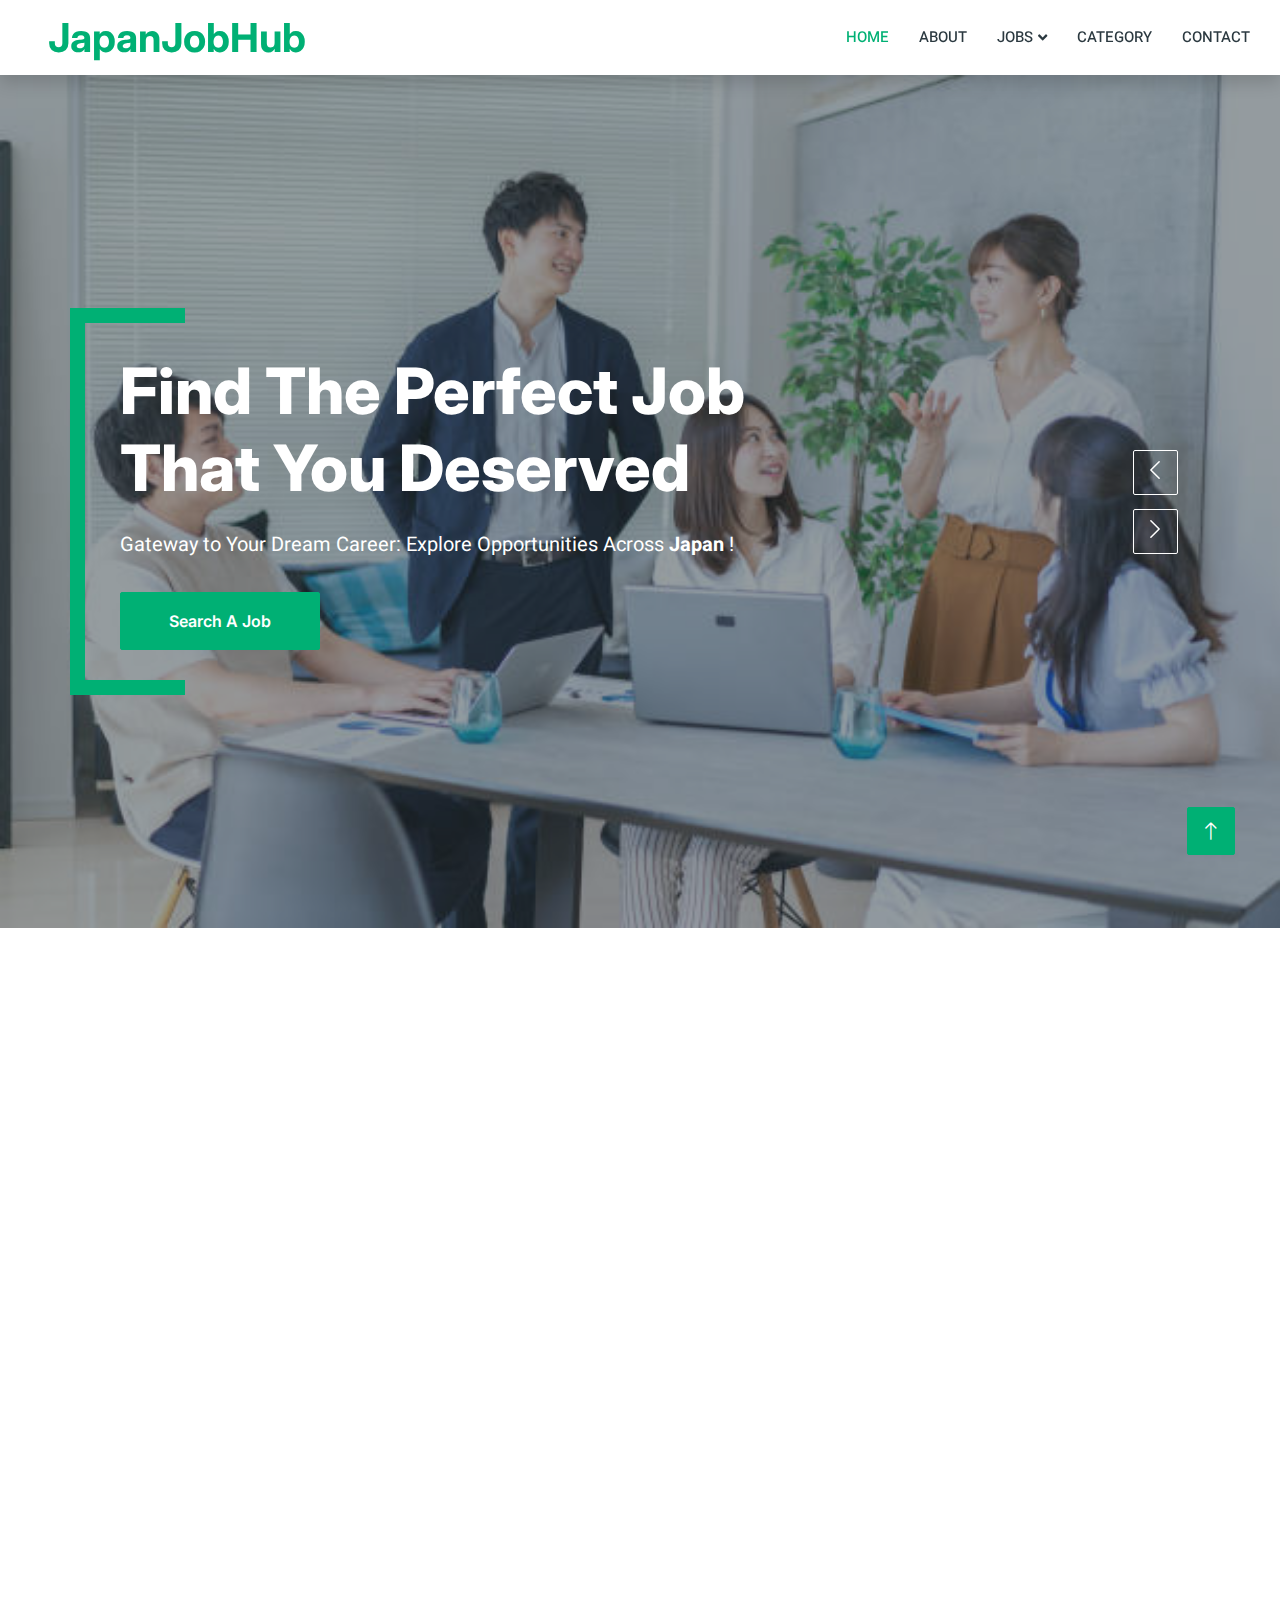
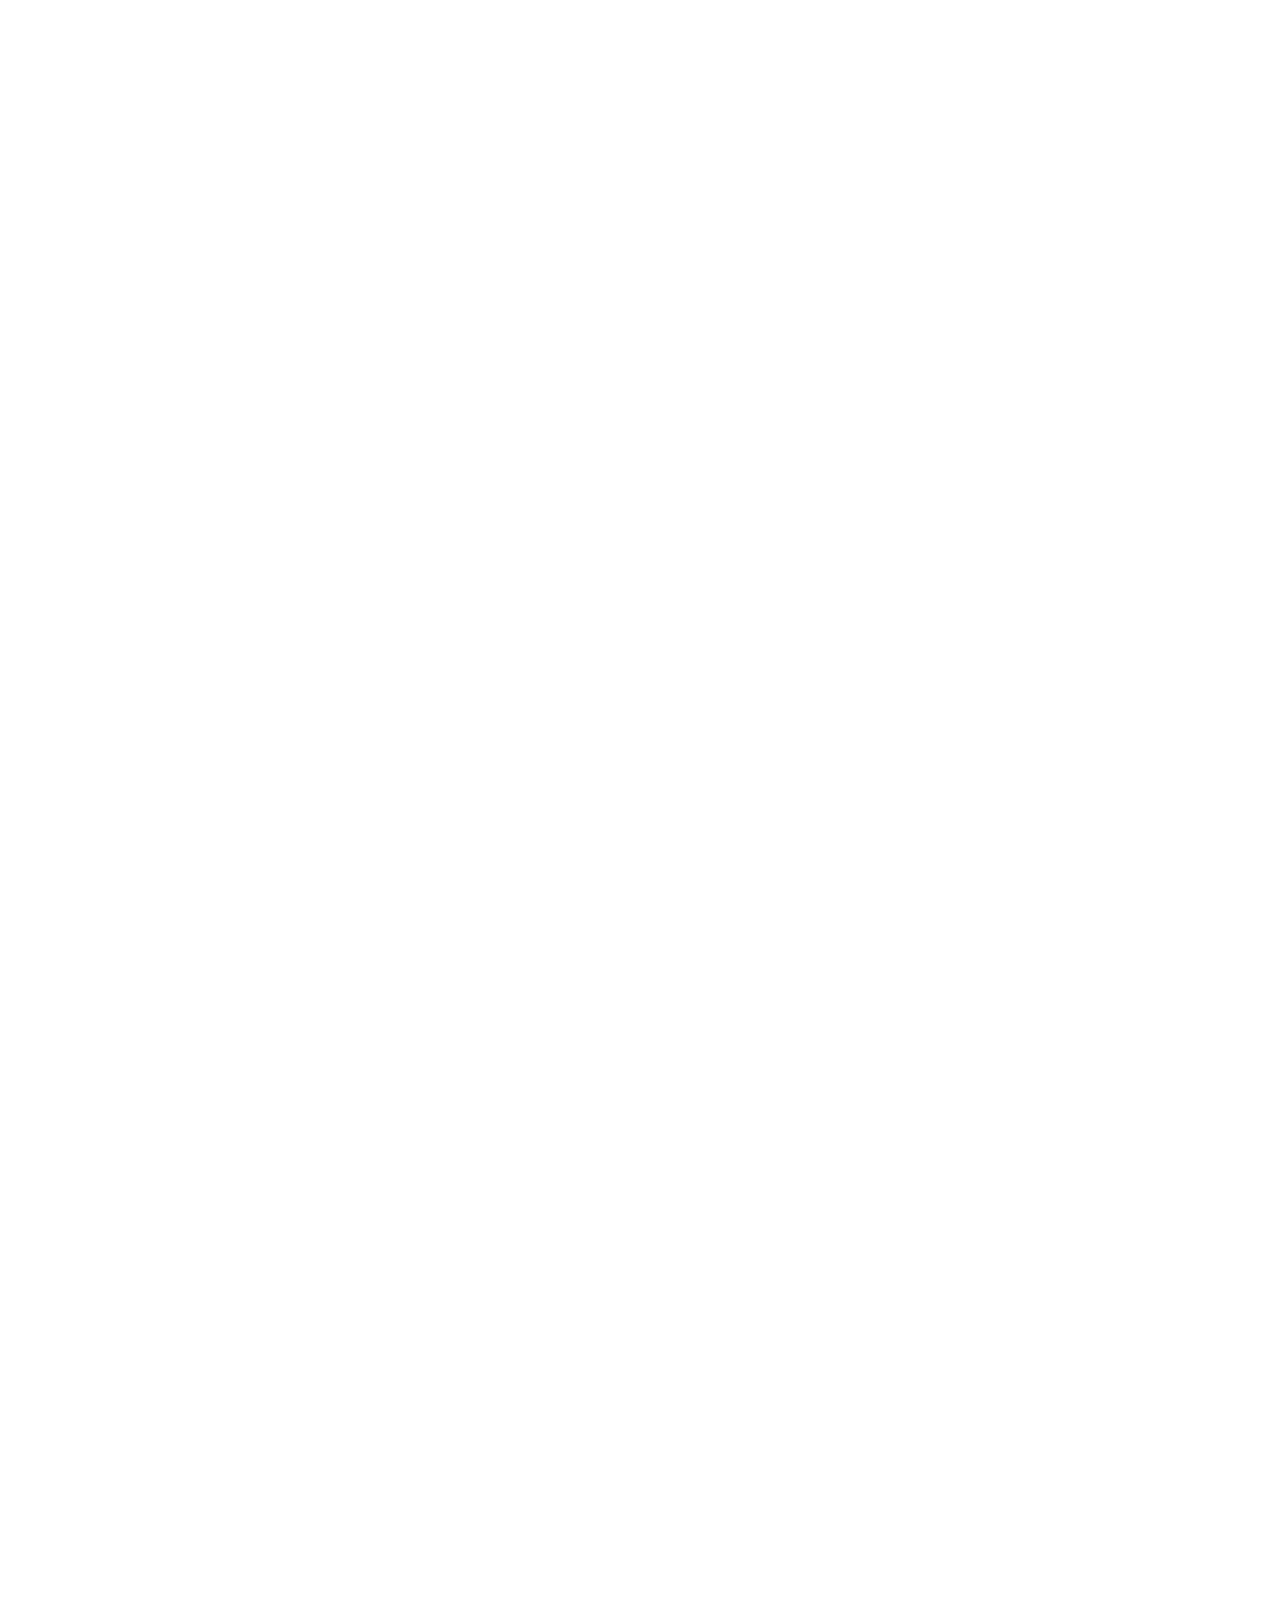
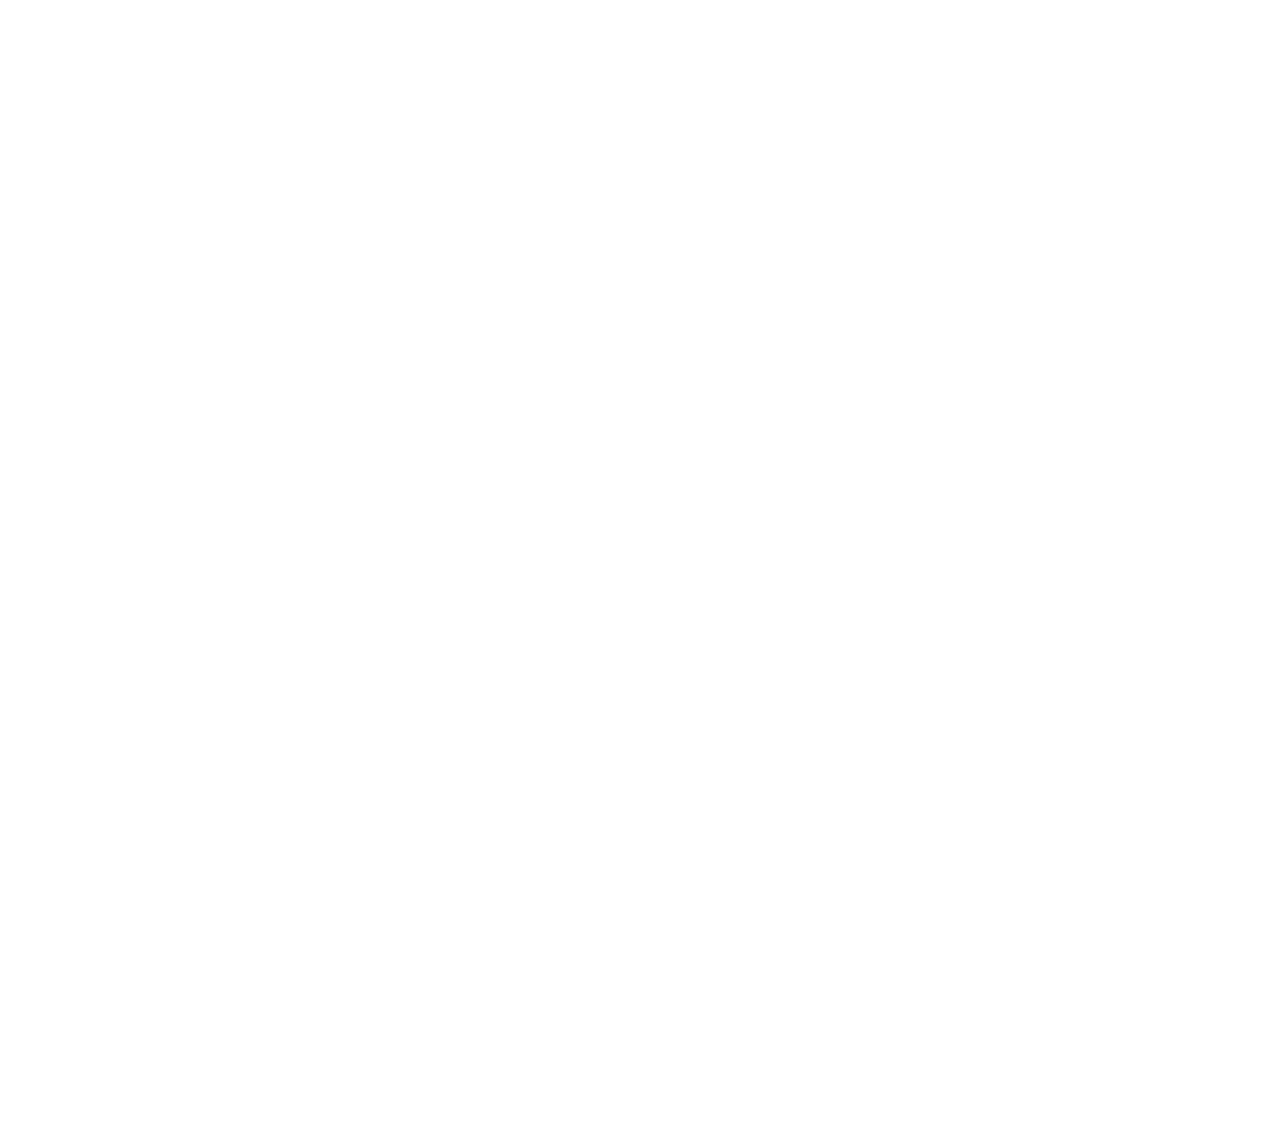
<file: index.html>
<!DOCTYPE html>
<html lang="en">

<head>
    <meta charset="utf-8">
    <title>JapanJobHub.com - Job Portal Website </title>
    <meta content="width=device-width, initial-scale=1.0" name="viewport">
    <meta content="" name="keywords">
    <meta content="" name="description">

    <!-- Favicon -->
    <link href="img/favicon.ico" rel="icon">

    <!-- Google Web Fonts -->
    <link rel="preconnect" href="https://fonts.googleapis.com">
    <link rel="preconnect" href="https://fonts.gstatic.com" crossorigin>
    <link href="https://fonts.googleapis.com/css2?family=Heebo:wght@400;500;600&family=Inter:wght@700;800&display=swap"
        rel="stylesheet">

    <!-- Icon Font Stylesheet -->
    <link href="https://cdnjs.cloudflare.com/ajax/libs/font-awesome/5.10.0/css/all.min.css" rel="stylesheet">
    <link href="https://cdn.jsdelivr.net/npm/bootstrap-icons@1.4.1/font/bootstrap-icons.css" rel="stylesheet">

    <!-- Libraries Stylesheet -->
    <link href="lib/animate/animate.min.css" rel="stylesheet">
    <link href="lib/owlcarousel/assets/owl.carousel.min.css" rel="stylesheet">

    <!-- Customized Bootstrap Stylesheet -->
    <link href="css/bootstrap.min.css" rel="stylesheet">

    <!-- Stylesheet -->
    <link href="css/style.css" rel="stylesheet">
</head>

<body>
    <div class="container-xxl bg-white p-0">
    
        <!-- Navbar Start -->
        <nav class="navbar navbar-expand-lg bg-white navbar-light shadow sticky-top p-0">
            <a href="index.html" class="navbar-brand d-flex align-items-center text-center py-0 px-4 px-lg-5">
                <h1 class="m-0 text-primary">JapanJobHub</h1>
            </a>
            <button type="button" class="navbar-toggler me-4" data-bs-toggle="collapse"
                data-bs-target="#navbarCollapse">
                <span class="navbar-toggler-icon"></span>
            </button>
            <div class="collapse navbar-collapse" id="navbarCollapse">
                <div class="navbar-nav ms-auto p-4 p-lg-0">
                    <a href="index.html" class="nav-item nav-link active">Home</a>
                    <a href="about.html" class="nav-item nav-link">About</a>
                    <div class="nav-item dropdown">
                        <a href="#" class="nav-link dropdown-toggle" data-bs-toggle="dropdown">Jobs</a>
                        <div class="dropdown-menu rounded-0 m-0">
                            <a href="job-list.html" class="dropdown-item">Job List</a>
                            <a href="job-detail.html" class="dropdown-item">Job Detail</a>
                        </div>
                    </div>

                    <a href="category.html" class="nav-item nav-link">Category</a>
                    <a href="contact.html" class="nav-item nav-link">Contact</a>

                </div>

            </div>
        </nav>
        <!-- Navbar End -->


        <!-- Hero Section Start-->
        <div class="container-fluid p-0">
            <div class="owl-carousel header-carousel position-relative">
                <div class="owl-carousel-item position-relative">
                    <img class="img-fluid" src="img/home-bg-1.jpg" alt="">
                    <div class="position-absolute top-0 start-0 w-100 h-100 d-flex align-items-center"
                        style="background: rgba(43, 57, 64, .5);">
                        <div class="container">
                            <div class="row justify-content-start">
                                <div class="col-10 col-lg-8">
                                    <h1 class="display-3 text-white animated slideInDown mb-4">Find The Perfect Job That
                                        You Deserved</h1>
                                    <p class="fs-5 fw-medium text-white mb-4 pb-2">Gateway to Your Dream Career: Explore
                                        Opportunities Across <strong>Japan</strong> !</p>
                                    <a href="#search" class="btn btn-primary py-md-3 px-md-5 me-3 animated slideInLeft">Search
                                        A Job</a>

                                </div>
                            </div>
                        </div>
                    </div>
                </div>
                <div class="owl-carousel-item position-relative">
                    <img class="img-fluid" src="img/home-bg-2.jpg" alt="">
                    <div class="position-absolute top-0 start-0 w-100 h-100 d-flex align-items-center"
                        style="background: rgba(43, 57, 64, .5);">
                        <div class="container">
                            <div class="row justify-content-start">
                                <div class="col-10 col-lg-8">
                                    <h1 class="display-3 text-white animated slideInDown mb-4">Find The Best Startup Job
                                        That Fit You</h1>
                                    <p class="fs-5 fw-medium text-white mb-4 pb-2">Connecting Dreams to Careers: Your
                                        Gateway to Opportunities in <strong>Japan</strong></p>
                                    <a href="#search" class="btn btn-primary py-md-3 px-md-5 me-3 animated slideInLeft">Search
                                        A Job</a>

                                </div>
                                <div id="search"></div>
                            </div>
                        </div>
                    </div>
                </div>
            </div>
        </div>
        <!-- Hero Section End -->


        <!-- Search Start -->
        
        <div class="container-fluid bg-primary mb-5 wow fadeIn" data-wow-delay="0.1s" style="padding: 35px;">
            <div class="container">
                <div class="row g-2">
                    <div class="col-md-10">
                        <div class="row g-2">
                            <div class="col-md-4">
                                <input type="text" class="form-control border-0" placeholder="Keyword" />
                            </div>
                            <div class="col-md-4">
                                <select class="form-select border-0">
                                    <option selected>Category</option>
                                    <option value="1">Marketing</option>
                                    <option value="2">Customer Service</option>
                                    <option value="3">Human Resource</option>
                                    <option value="4">Project Management</option>
                                    <option value="5">Business Development</option>
                                    <option value="6">Sales & Communication</option>
                                    <option value="7">Software Development</option>
                                    <option value="8">Teaching & Education</option>
                                    <option value="9">Design & Creative</option>
                                </select>
                            </div>
                            <div class="col-md-4">
                                <select class="form-select border-0">
                                    <option selected>Location</option>
                                    <option value="1">Tokyo</option>
                                    <option value="2">Osaka</option>
                                    <option value="3">Yokohama</option>
                                    <option value="4">Nagoya</option>
                                    <option value="5">Sapporo</option>
                                    <option value="6">Fukuoka</option>
                                </select>
                            </div>
                        </div>
                    </div>
                    <div class="col-md-2">
                        <a href="#job"> <button class="btn btn-dark border-0 w-100">Search</button></a>
                    </div>
                </div>
            </div>
        </div>

    
        <!-- Search End -->


        <!-- Category Start -->
        <div class="container-xxl py-5">
            <div class="container">
                <h1 class="text-center mb-5 wow fadeInUp" data-wow-delay="0.1s">Explore By Category</h1>
                <div class="row g-4">
                    <div class="col-lg-3 col-sm-6 wow fadeInUp" data-wow-delay="0.1s">
                        <a class="cat-item rounded p-4" href="">
                            <i class="fa fa-3x fa-mail-bulk text-primary mb-4"></i>
                            <h6 class="mb-3">Marketing</h6>
                            <p class="mb-0">4950 Vacancy</p>
                        </a>
                    </div>
                    <div class="col-lg-3 col-sm-6 wow fadeInUp" data-wow-delay="0.3s">
                        <a class="cat-item rounded p-4" href="">
                            <i class="fa fa-3x fa-headset text-primary mb-4"></i>
                            <h6 class="mb-3">Customer Service</h6>
                            <p class="mb-0">6000 Vacancy</p>
                        </a>
                    </div>
                    <div class="col-lg-3 col-sm-6 wow fadeInUp" data-wow-delay="0.5s">
                        <a class="cat-item rounded p-4" href="">
                            <i class="fa fa-3x fa-user-tie text-primary mb-4"></i>
                            <h6 class="mb-3">Human Resource</h6>
                            <p class="mb-0">4005 Vacancy</p>
                        </a>
                    </div>
                    <div class="col-lg-3 col-sm-6 wow fadeInUp" data-wow-delay="0.7s">
                        <a class="cat-item rounded p-4" href="">
                            <i class="fa fa-3x fa-tasks text-primary mb-4"></i>
                            <h6 class="mb-3">Project Management</h6>
                            <p class="mb-0">900 Vacancy</p>
                        </a>
                    </div>
                    <div class="col-lg-3 col-sm-6 wow fadeInUp" data-wow-delay="0.1s">
                        <a class="cat-item rounded p-4" href="">
                            <i class="fa fa-3x fa-chart-line text-primary mb-4"></i>
                            <h6 class="mb-3">Business Development</h6>
                            <p class="mb-0">3000 Vacancy</p>
                        </a>
                    </div>
                    <div class="col-lg-3 col-sm-6 wow fadeInUp" data-wow-delay="0.3s">
                        <a class="cat-item rounded p-4" href="">
                            <i class="fa fa-3x fa-hands-helping text-primary mb-4"></i>
                            <h6 class="mb-3">Sales & Communication</h6>
                            <p class="mb-0">2503 Vacancy</p>
                        </a>
                    </div>
                    <div class="col-lg-3 col-sm-6 wow fadeInUp" data-wow-delay="0.5s">
                        <a class="cat-item rounded p-4" href="">
                            <i class="fa fa-3x fa-book-reader text-primary mb-4"></i>
                            <h6 class="mb-3">Teaching & Education</h6>
                            <p class="mb-0">9853 Vacancy</p>
                        </a>
                    </div>
                    <div class="col-lg-3 col-sm-6 wow fadeInUp" data-wow-delay="0.7s">
                        <a class="cat-item rounded p-4" href="">
                            <i class="fa fa-3x fa-drafting-compass text-primary mb-4"></i>
                            <h6 class="mb-3">Design & Creative</h6>
                            <p class="mb-0">1403 Vacancy</p>
                        </a>
                    </div>
                </div>
            </div>
        </div>
        <!-- Category End -->


        <!-- About Start -->
        <div class="container-xxl py-5">
            <div class="container">
                <div class="row g-5 align-items-center">
                    <div class="col-lg-6 wow fadeIn" data-wow-delay="0.1s">
                        <div class="row g-0 about-bg rounded overflow-hidden">
                            <div class="col-6 text-start">
                                <img class="img-fluid w-100" src="img/about-flag.png">
                            </div>
                            <div class="col-6 text-start">
                                <img class="img-fluid" src="img/about-culture.jpeg"
                                    style="width: 85%; margin-top: 15%;">
                            </div>
                            <div class="col-6 text-end">
                                <img class="img-fluid" src="img/about-festives.jpg" style="width: 85%;">
                            </div>
                            <div class="col-6 text-end">
                                <img class="img-fluid w-100" src="img/about-japan.jpeg">
                            </div>
                        </div>
                    </div>
                    <div class="col-lg-6 wow fadeIn" data-wow-delay="0.5s">
                        <h1 class="mb-4">Japan: Culture, Tradition and Modernity</h1>
                        <p class="mb-4"><strong>Japan</strong> embodies a captivating blend of ancient traditions and
                            cutting-edge
                            modernity, a juxtaposition that defines its unique cultural landscape. Rooted in
                            centuries-old customs, Japan's cultural heritage is a tapestry of elegance and
                            depth.<br><br>

                            At the heart of Japanese culture lies a profound reverence for tradition. From the graceful
                            art of tea ceremony to the intricate craftsmanship of kimono, tradition permeates every
                            aspect of daily life. Shintoism, with its emphasis on nature and ancestor worship, remains a
                            fundamental influence, evident in the country's numerous shrines and festivals.
                        </p>

                        <a class="btn btn-primary py-3 px-5 mt-3" href="about.html">Read More</a>
                    </div>
                </div>
            </div>
        </div>
        <!-- About End -->


        <!-- Jobs Start -->
        <section id="job">
            <div class="container-xxl py-5">
                <div class="container">
                    <h1 class="text-center mb-5 wow fadeInUp" data-wow-delay="0.1s">Job Listing</h1>
                    <div class="tab-class text-center wow fadeInUp" data-wow-delay="0.3s">
                        <ul class="nav nav-pills d-inline-flex justify-content-center border-bottom mb-5">
                            <li class="nav-item">
                                <a class="d-flex align-items-center text-start mx-3 ms-0 pb-3 active"
                                    data-bs-toggle="pill" href="#tab-1">
                                    <h6 class="mt-n1 mb-0">Featured</h6>
                                </a>
                            </li>
                            <li class="nav-item">
                                <a class="d-flex align-items-center text-start mx-3 pb-3" data-bs-toggle="pill"
                                    href="#tab-2">
                                    <h6 class="mt-n1 mb-0">Full Time</h6>
                                </a>
                            </li>
                            <li class="nav-item">
                                <a class="d-flex align-items-center text-start mx-3 me-0 pb-3" data-bs-toggle="pill"
                                    href="#tab-3">
                                    <h6 class="mt-n1 mb-0">Part Time</h6>
                                </a>
                            </li>
                        </ul>
                        <div class="tab-content">
                            <div id="tab-1" class="tab-pane fade show p-0 active">
                                <div class="job-item p-4 mb-4">
                                    <div class="row g-4">
                                        <div class="col-sm-12 col-md-8 d-flex align-items-center">
                                            <img class="flex-shrink-0 img-fluid border rounded" src="img/com-logo-1.jpg"
                                                alt="" style="width: 80px; height: 80px;">
                                            <div class="text-start ps-4">
                                                <h5 class="mb-3">Software Engineer</h5>
                                                <span class="text-truncate me-3"><i
                                                        class="fa fa-map-marker-alt text-primary me-2"></i>Tokyo,
                                                    Japan</span>
                                                <span class="text-truncate me-3"><i
                                                        class="far fa-clock text-primary me-2"></i>Full Time</span>
                                                <span class="text-truncate me-0"><i
                                                        class="far fa-money-bill-alt text-primary me-2"></i>$123 -
                                                    $496</span>
                                            </div>
                                        </div>
                                        <div
                                            class="col-sm-12 col-md-4 d-flex flex-column align-items-start align-items-md-end justify-content-center">
                                            <div class="d-flex mb-3">
                                                <a class="btn btn-light btn-square me-3" href=""><i
                                                        class="far fa-heart text-primary"></i></a>
                                                <a class="btn btn-primary" href="">Apply Now</a>
                                            </div>
                                            <small class="text-truncate"><i
                                                    class="far fa-calendar-alt text-primary me-2"></i>Date Line: 01 May,
                                                2024</small>
                                        </div>
                                    </div>
                                </div>
                                <div class="job-item p-4 mb-4">
                                    <div class="row g-4">
                                        <div class="col-sm-12 col-md-8 d-flex align-items-center">
                                            <img class="flex-shrink-0 img-fluid border rounded" src="img/com-logo-2.jpg"
                                                alt="" style="width: 80px; height: 80px;">
                                            <div class="text-start ps-4">
                                                <h5 class="mb-3">Marketing Manager</h5>
                                                <span class="text-truncate me-3"><i
                                                        class="fa fa-map-marker-alt text-primary me-2"></i>Kyoto,
                                                    Japan</span>
                                                <span class="text-truncate me-3"><i
                                                        class="far fa-clock text-primary me-2"></i>Full Time</span>
                                                <span class="text-truncate me-0"><i
                                                        class="far fa-money-bill-alt text-primary me-2"></i>$250 -
                                                    $357</span>
                                            </div>
                                        </div>
                                        <div
                                            class="col-sm-12 col-md-4 d-flex flex-column align-items-start align-items-md-end justify-content-center">
                                            <div class="d-flex mb-3">
                                                <a class="btn btn-light btn-square me-3" href=""><i
                                                        class="far fa-heart text-primary"></i></a>
                                                <a class="btn btn-primary" href="">Apply Now</a>
                                            </div>
                                            <small class="text-truncate"><i
                                                    class="far fa-calendar-alt text-primary me-2"></i>Date Line: 10 May,
                                                2024</small>
                                        </div>
                                    </div>
                                </div>
                                <div class="job-item p-4 mb-4">
                                    <div class="row g-4">
                                        <div class="col-sm-12 col-md-8 d-flex align-items-center">
                                            <img class="flex-shrink-0 img-fluid border rounded" src="img/com-logo-3.jpg"
                                                alt="" style="width: 80px; height: 80px;">
                                            <div class="text-start ps-4">
                                                <h5 class="mb-3">Product Designer</h5>
                                                <span class="text-truncate me-3"><i
                                                        class="fa fa-map-marker-alt text-primary me-2"></i>Osaka,
                                                    Japan</span>
                                                <span class="text-truncate me-3"><i
                                                        class="far fa-clock text-primary me-2"></i>Full Time</span>
                                                <span class="text-truncate me-0"><i
                                                        class="far fa-money-bill-alt text-primary me-2"></i>$360 -
                                                    $456</span>
                                            </div>
                                        </div>
                                        <div
                                            class="col-sm-12 col-md-4 d-flex flex-column align-items-start align-items-md-end justify-content-center">
                                            <div class="d-flex mb-3">
                                                <a class="btn btn-light btn-square me-3" href=""><i
                                                        class="far fa-heart text-primary"></i></a>
                                                <a class="btn btn-primary" href="">Apply Now</a>
                                            </div>
                                            <small class="text-truncate"><i
                                                    class="far fa-calendar-alt text-primary me-2"></i>Date Line: 01
                                                June,
                                                2024</small>
                                        </div>
                                    </div>
                                </div>
                                <div class="job-item p-4 mb-4">
                                    <div class="row g-4">
                                        <div class="col-sm-12 col-md-8 d-flex align-items-center">
                                            <img class="flex-shrink-0 img-fluid border rounded" src="img/com-logo-4.jpg"
                                                alt="" style="width: 80px; height: 80px;">
                                            <div class="text-start ps-4">
                                                <h5 class="mb-3">Creative Director</h5>
                                                <span class="text-truncate me-3"><i
                                                        class="fa fa-map-marker-alt text-primary me-2"></i>Sapporo,
                                                    Japan</span>
                                                <span class="text-truncate me-3"><i
                                                        class="far fa-clock text-primary me-2"></i>Full Time</span>
                                                <span class="text-truncate me-0"><i
                                                        class="far fa-money-bill-alt text-primary me-2"></i>$378 -
                                                    $500</span>
                                            </div>
                                        </div>
                                        <div
                                            class="col-sm-12 col-md-4 d-flex flex-column align-items-start align-items-md-end justify-content-center">
                                            <div class="d-flex mb-3">
                                                <a class="btn btn-light btn-square me-3" href=""><i
                                                        class="far fa-heart text-primary"></i></a>
                                                <a class="btn btn-primary" href="">Apply Now</a>
                                            </div>
                                            <small class="text-truncate"><i
                                                    class="far fa-calendar-alt text-primary me-2"></i>Date Line: 10
                                                June,
                                                2024</small>
                                        </div>
                                    </div>
                                </div>
                                <div class="job-item p-4 mb-4">
                                    <div class="row g-4">
                                        <div class="col-sm-12 col-md-8 d-flex align-items-center">
                                            <img class="flex-shrink-0 img-fluid border rounded" src="img/com-logo-5.jpg"
                                                alt="" style="width: 80px; height: 80px;">
                                            <div class="text-start ps-4">
                                                <h5 class="mb-3">Wordpress Developer</h5>
                                                <span class="text-truncate me-3"><i
                                                        class="fa fa-map-marker-alt text-primary me-2"></i>Nagoya,
                                                    Japan</span>
                                                <span class="text-truncate me-3"><i
                                                        class="far fa-clock text-primary me-2"></i>Full Time</span>
                                                <span class="text-truncate me-0"><i
                                                        class="far fa-money-bill-alt text-primary me-2"></i>$203 -
                                                    $416</span>
                                            </div>
                                        </div>
                                        <div
                                            class="col-sm-12 col-md-4 d-flex flex-column align-items-start align-items-md-end justify-content-center">
                                            <div class="d-flex mb-3">
                                                <a class="btn btn-light btn-square me-3" href=""><i
                                                        class="far fa-heart text-primary"></i></a>
                                                <a class="btn btn-primary" href="">Apply Now</a>
                                            </div>
                                            <small class="text-truncate"><i
                                                    class="far fa-calendar-alt text-primary me-2"></i>Date Line: 15
                                                June,
                                                2024</small>
                                        </div>
                                    </div>
                                </div>
                                <a class="btn btn-primary py-3 px-5" href="job-list.html">Browse More Jobs</a>
                            </div>
                            <div id="tab-2" class="tab-pane fade show p-0">
                                <div class="job-item p-4 mb-4">
                                    <div class="row g-4">
                                        <div class="col-sm-12 col-md-8 d-flex align-items-center">
                                            <img class="flex-shrink-0 img-fluid border rounded" src="img/com-logo-1.jpg"
                                                alt="" style="width: 80px; height: 80px;">
                                            <div class="text-start ps-4">
                                                <h5 class="mb-3">Software Engineer</h5>
                                                <span class="text-truncate me-3"><i
                                                        class="fa fa-map-marker-alt text-primary me-2"></i>Okinawa,
                                                    Japan</span>
                                                <span class="text-truncate me-3"><i
                                                        class="far fa-clock text-primary me-2"></i>Full Time</span>
                                                <span class="text-truncate me-0"><i
                                                        class="far fa-money-bill-alt text-primary me-2"></i>$320 -
                                                    $500</span>
                                            </div>
                                        </div>
                                        <div
                                            class="col-sm-12 col-md-4 d-flex flex-column align-items-start align-items-md-end justify-content-center">
                                            <div class="d-flex mb-3">
                                                <a class="btn btn-light btn-square me-3" href=""><i
                                                        class="far fa-heart text-primary"></i></a>
                                                <a class="btn btn-primary" href="">Apply Now</a>
                                            </div>
                                            <small class="text-truncate"><i
                                                    class="far fa-calendar-alt text-primary me-2"></i>Date Line: 18
                                                June,
                                                2024</small>
                                        </div>
                                    </div>
                                </div>
                                <div class="job-item p-4 mb-4">
                                    <div class="row g-4">
                                        <div class="col-sm-12 col-md-8 d-flex align-items-center">
                                            <img class="flex-shrink-0 img-fluid border rounded" src="img/com-logo-2.jpg"
                                                alt="" style="width: 80px; height: 80px;">
                                            <div class="text-start ps-4">
                                                <h5 class="mb-3">Marketing Manager</h5>
                                                <span class="text-truncate me-3"><i
                                                        class="fa fa-map-marker-alt text-primary me-2"></i>Akita,
                                                    Japan</span>
                                                <span class="text-truncate me-3"><i
                                                        class="far fa-clock text-primary me-2"></i>Full Time</span>
                                                <span class="text-truncate me-0"><i
                                                        class="far fa-money-bill-alt text-primary me-2"></i>$400 -
                                                    $540</span>
                                            </div>
                                        </div>
                                        <div
                                            class="col-sm-12 col-md-4 d-flex flex-column align-items-start align-items-md-end justify-content-center">
                                            <div class="d-flex mb-3">
                                                <a class="btn btn-light btn-square me-3" href=""><i
                                                        class="far fa-heart text-primary"></i></a>
                                                <a class="btn btn-primary" href="">Apply Now</a>
                                            </div>
                                            <small class="text-truncate"><i
                                                    class="far fa-calendar-alt text-primary me-2"></i>Date Line: 01
                                                July,
                                                2045</small>
                                        </div>
                                    </div>
                                </div>
                                <div class="job-item p-4 mb-4">
                                    <div class="row g-4">
                                        <div class="col-sm-12 col-md-8 d-flex align-items-center">
                                            <img class="flex-shrink-0 img-fluid border rounded" src="img/com-logo-3.jpg"
                                                alt="" style="width: 80px; height: 80px;">
                                            <div class="text-start ps-4">
                                                <h5 class="mb-3">Product Designer</h5>
                                                <span class="text-truncate me-3"><i
                                                        class="fa fa-map-marker-alt text-primary me-2"></i>New York,
                                                    USA</span>
                                                <span class="text-truncate me-3"><i
                                                        class="far fa-clock text-primary me-2"></i>Full Time</span>
                                                <span class="text-truncate me-0"><i
                                                        class="far fa-money-bill-alt text-primary me-2"></i>$123 -
                                                    $456</span>
                                            </div>
                                        </div>
                                        <div
                                            class="col-sm-12 col-md-4 d-flex flex-column align-items-start align-items-md-end justify-content-center">
                                            <div class="d-flex mb-3">
                                                <a class="btn btn-light btn-square me-3" href=""><i
                                                        class="far fa-heart text-primary"></i></a>
                                                <a class="btn btn-primary" href="">Apply Now</a>
                                            </div>
                                            <small class="text-truncate"><i
                                                    class="far fa-calendar-alt text-primary me-2"></i>Date Line: 01 Jan,
                                                2045</small>
                                        </div>
                                    </div>
                                </div>
                                <div class="job-item p-4 mb-4">
                                    <div class="row g-4">
                                        <div class="col-sm-12 col-md-8 d-flex align-items-center">
                                            <img class="flex-shrink-0 img-fluid border rounded" src="img/com-logo-4.jpg"
                                                alt="" style="width: 80px; height: 80px;">
                                            <div class="text-start ps-4">
                                                <h5 class="mb-3">Creative Director</h5>
                                                <span class="text-truncate me-3"><i
                                                        class="fa fa-map-marker-alt text-primary me-2"></i>New York,
                                                    USA</span>
                                                <span class="text-truncate me-3"><i
                                                        class="far fa-clock text-primary me-2"></i>Full Time</span>
                                                <span class="text-truncate me-0"><i
                                                        class="far fa-money-bill-alt text-primary me-2"></i>$123 -
                                                    $456</span>
                                            </div>
                                        </div>
                                        <div
                                            class="col-sm-12 col-md-4 d-flex flex-column align-items-start align-items-md-end justify-content-center">
                                            <div class="d-flex mb-3">
                                                <a class="btn btn-light btn-square me-3" href=""><i
                                                        class="far fa-heart text-primary"></i></a>
                                                <a class="btn btn-primary" href="">Apply Now</a>
                                            </div>
                                            <small class="text-truncate"><i
                                                    class="far fa-calendar-alt text-primary me-2"></i>Date Line: 01 Jan,
                                                2045</small>
                                        </div>
                                    </div>
                                </div>
                                <div class="job-item p-4 mb-4">
                                    <div class="row g-4">
                                        <div class="col-sm-12 col-md-8 d-flex align-items-center">
                                            <img class="flex-shrink-0 img-fluid border rounded" src="img/com-logo-5.jpg"
                                                alt="" style="width: 80px; height: 80px;">
                                            <div class="text-start ps-4">
                                                <h5 class="mb-3">Wordpress Developer</h5>
                                                <span class="text-truncate me-3"><i
                                                        class="fa fa-map-marker-alt text-primary me-2"></i>New York,
                                                    USA</span>
                                                <span class="text-truncate me-3"><i
                                                        class="far fa-clock text-primary me-2"></i>Full Time</span>
                                                <span class="text-truncate me-0"><i
                                                        class="far fa-money-bill-alt text-primary me-2"></i>$123 -
                                                    $456</span>
                                            </div>
                                        </div>
                                        <div
                                            class="col-sm-12 col-md-4 d-flex flex-column align-items-start align-items-md-end justify-content-center">
                                            <div class="d-flex mb-3">
                                                <a class="btn btn-light btn-square me-3" href=""><i
                                                        class="far fa-heart text-primary"></i></a>
                                                <a class="btn btn-primary" href="">Apply Now</a>
                                            </div>
                                            <small class="text-truncate"><i
                                                    class="far fa-calendar-alt text-primary me-2"></i>Date Line: 01 Jan,
                                                2045</small>
                                        </div>
                                    </div>
                                </div>
                                <a class="btn btn-primary py-3 px-5" href="job-list.html">Browse More Jobs</a>
                            </div>
                            <div id="tab-3" class="tab-pane fade show p-0">
                                <div class="job-item p-4 mb-4">
                                    <div class="row g-4">
                                        <div class="col-sm-12 col-md-8 d-flex align-items-center">
                                            <img class="flex-shrink-0 img-fluid border rounded" src="img/com-logo-1.jpg"
                                                alt="" style="width: 80px; height: 80px;">
                                            <div class="text-start ps-4">
                                                <h5 class="mb-3">Software Engineer</h5>
                                                <span class="text-truncate me-3"><i
                                                        class="fa fa-map-marker-alt text-primary me-2"></i>New York,
                                                    USA</span>
                                                <span class="text-truncate me-3"><i
                                                        class="far fa-clock text-primary me-2"></i>Full Time</span>
                                                <span class="text-truncate me-0"><i
                                                        class="far fa-money-bill-alt text-primary me-2"></i>$123 -
                                                    $456</span>
                                            </div>
                                        </div>
                                        <div
                                            class="col-sm-12 col-md-4 d-flex flex-column align-items-start align-items-md-end justify-content-center">
                                            <div class="d-flex mb-3">
                                                <a class="btn btn-light btn-square me-3" href=""><i
                                                        class="far fa-heart text-primary"></i></a>
                                                <a class="btn btn-primary" href="">Apply Now</a>
                                            </div>
                                            <small class="text-truncate"><i
                                                    class="far fa-calendar-alt text-primary me-2"></i>Date Line: 01 Jan,
                                                2045</small>
                                        </div>
                                    </div>
                                </div>
                                <div class="job-item p-4 mb-4">
                                    <div class="row g-4">
                                        <div class="col-sm-12 col-md-8 d-flex align-items-center">
                                            <img class="flex-shrink-0 img-fluid border rounded" src="img/com-logo-2.jpg"
                                                alt="" style="width: 80px; height: 80px;">
                                            <div class="text-start ps-4">
                                                <h5 class="mb-3">Marketing Manager</h5>
                                                <span class="text-truncate me-3"><i
                                                        class="fa fa-map-marker-alt text-primary me-2"></i>Tokyo,
                                                    Japan</span>
                                                <span class="text-truncate me-3"><i
                                                        class="far fa-clock text-primary me-2"></i>Full Time</span>
                                                <span class="text-truncate me-0"><i
                                                        class="far fa-money-bill-alt text-primary me-2"></i>$123 -
                                                    $456</span>
                                            </div>
                                        </div>
                                        <div
                                            class="col-sm-12 col-md-4 d-flex flex-column align-items-start align-items-md-end justify-content-center">
                                            <div class="d-flex mb-3">
                                                <a class="btn btn-light btn-square me-3" href=""><i
                                                        class="far fa-heart text-primary"></i></a>
                                                <a class="btn btn-primary" href="">Apply Now</a>
                                            </div>
                                            <small class="text-truncate"><i
                                                    class="far fa-calendar-alt text-primary me-2"></i>Date Line: 09 Dec,
                                                2024</small>
                                        </div>
                                    </div>
                                </div>
                                <div class="job-item p-4 mb-4">
                                    <div class="row g-4">
                                        <div class="col-sm-12 col-md-8 d-flex align-items-center">
                                            <img class="flex-shrink-0 img-fluid border rounded" src="img/com-logo-3.jpg"
                                                alt="" style="width: 80px; height: 80px;">
                                            <div class="text-start ps-4">
                                                <h5 class="mb-3">Product Designer</h5>
                                                <span class="text-truncate me-3"><i
                                                        class="fa fa-map-marker-alt text-primary me-2"></i>New York,
                                                    USA</span>
                                                <span class="text-truncate me-3"><i
                                                        class="far fa-clock text-primary me-2"></i>Full Time</span>
                                                <span class="text-truncate me-0"><i
                                                        class="far fa-money-bill-alt text-primary me-2"></i>$123 -
                                                    $456</span>
                                            </div>
                                        </div>
                                        <div
                                            class="col-sm-12 col-md-4 d-flex flex-column align-items-start align-items-md-end justify-content-center">
                                            <div class="d-flex mb-3">
                                                <a class="btn btn-light btn-square me-3" href=""><i
                                                        class="far fa-heart text-primary"></i></a>
                                                <a class="btn btn-primary" href="">Apply Now</a>
                                            </div>
                                            <small class="text-truncate"><i
                                                    class="far fa-calendar-alt text-primary me-2"></i>Date Line: 01 Jan,
                                                2045</small>
                                        </div>
                                    </div>
                                </div>
                                <div class="job-item p-4 mb-4">
                                    <div class="row g-4">
                                        <div class="col-sm-12 col-md-8 d-flex align-items-center">
                                            <img class="flex-shrink-0 img-fluid border rounded" src="img/com-logo-4.jpg"
                                                alt="" style="width: 80px; height: 80px;">
                                            <div class="text-start ps-4">
                                                <h5 class="mb-3">Creative Director</h5>
                                                <span class="text-truncate me-3"><i
                                                        class="fa fa-map-marker-alt text-primary me-2"></i>New York,
                                                    USA</span>
                                                <span class="text-truncate me-3"><i
                                                        class="far fa-clock text-primary me-2"></i>Full Time</span>
                                                <span class="text-truncate me-0"><i
                                                        class="far fa-money-bill-alt text-primary me-2"></i>$123 -
                                                    $456</span>
                                            </div>
                                        </div>
                                        <div
                                            class="col-sm-12 col-md-4 d-flex flex-column align-items-start align-items-md-end justify-content-center">
                                            <div class="d-flex mb-3">
                                                <a class="btn btn-light btn-square me-3" href=""><i
                                                        class="far fa-heart text-primary"></i></a>
                                                <a class="btn btn-primary" href="">Apply Now</a>
                                            </div>
                                            <small class="text-truncate"><i
                                                    class="far fa-calendar-alt text-primary me-2"></i>Date Line: 01 Jan,
                                                2045</small>
                                        </div>
                                    </div>
                                </div>
                                <div class="job-item p-4 mb-4">
                                    <div class="row g-4">
                                        <div class="col-sm-12 col-md-8 d-flex align-items-center">
                                            <img class="flex-shrink-0 img-fluid border rounded" src="img/com-logo-5.jpg"
                                                alt="" style="width: 80px; height: 80px;">
                                            <div class="text-start ps-4">
                                                <h5 class="mb-3">Wordpress Developer</h5>
                                                <span class="text-truncate me-3"><i
                                                        class="fa fa-map-marker-alt text-primary me-2"></i>New York,
                                                    USA</span>
                                                <span class="text-truncate me-3"><i
                                                        class="far fa-clock text-primary me-2"></i>Full Time</span>
                                                <span class="text-truncate me-0"><i
                                                        class="far fa-money-bill-alt text-primary me-2"></i>$123 -
                                                    $456</span>
                                            </div>
                                        </div>
                                        <div
                                            class="col-sm-12 col-md-4 d-flex flex-column align-items-start align-items-md-end justify-content-center">
                                            <div class="d-flex mb-3">
                                                <a class="btn btn-light btn-square me-3" href=""><i
                                                        class="far fa-heart text-primary"></i></a>
                                                <a class="btn btn-primary" href="">Apply Now</a>
                                            </div>
                                            <small class="text-truncate"><i
                                                    class="far fa-calendar-alt text-primary me-2"></i>Date Line: 01 Jan,
                                                2045</small>
                                        </div>
                                    </div>
                                </div>
                                <a class="btn btn-primary py-3 px-5" href="job-list.html">Browse More Jobs</a>
                            </div>
                        </div>
                    </div>
                </div>
            </div>
        </section>
        <!-- Jobs End -->


        <!-- Testimonial Start -->
        <div class="container-xxl py-5 wow fadeInUp" data-wow-delay="0.1s">
            <div class="container">
                <h1 class="text-center mb-5">Our Clients Say!!!</h1>
                <div class="owl-carousel testimonial-carousel">
                    <div class="testimonial-item bg-light rounded p-4">
                        <i class="fa fa-quote-left fa-2x text-primary mb-3"></i>
                        <p>Dolor et eos labore, stet justo sed est sed. Diam sed sed dolor stet amet eirmod eos labore
                            diam</p>
                        <div class="d-flex align-items-center">
                            <img class="img-fluid flex-shrink-0 rounded" src="img/testimonial-1.jpg"
                                style="width: 50px; height: 50px;">
                            <div class="ps-3">
                                <h5 class="mb-1">Client Name</h5>
                                <small>Profession</small>
                            </div>
                        </div>
                    </div>
                    <div class="testimonial-item bg-light rounded p-4">
                        <i class="fa fa-quote-left fa-2x text-primary mb-3"></i>
                        <p>Dolor et eos labore, stet justo sed est sed. Diam sed sed dolor stet amet eirmod eos labore
                            diam</p>
                        <div class="d-flex align-items-center">
                            <img class="img-fluid flex-shrink-0 rounded" src="img/testimonial-2.jpg"
                                style="width: 50px; height: 50px;">
                            <div class="ps-3">
                                <h5 class="mb-1">Client Name</h5>
                                <small>Profession</small>
                            </div>
                        </div>
                    </div>
                    <div class="testimonial-item bg-light rounded p-4">
                        <i class="fa fa-quote-left fa-2x text-primary mb-3"></i>
                        <p>Dolor et eos labore, stet justo sed est sed. Diam sed sed dolor stet amet eirmod eos labore
                            diam</p>
                        <div class="d-flex align-items-center">
                            <img class="img-fluid flex-shrink-0 rounded" src="img/testimonial-3.jpg"
                                style="width: 50px; height: 50px;">
                            <div class="ps-3">
                                <h5 class="mb-1">Client Name</h5>
                                <small>Profession</small>
                            </div>
                        </div>
                    </div>
                    <div class="testimonial-item bg-light rounded p-4">
                        <i class="fa fa-quote-left fa-2x text-primary mb-3"></i>
                        <p>Dolor et eos labore, stet justo sed est sed. Diam sed sed dolor stet amet eirmod eos labore
                            diam</p>
                        <div class="d-flex align-items-center">
                            <img class="img-fluid flex-shrink-0 rounded" src="img/testimonial-4.jpg"
                                style="width: 50px; height: 50px;">
                            <div class="ps-3">
                                <h5 class="mb-1">Client Name</h5>
                                <small>Profession</small>
                            </div>
                        </div>
                    </div>
                </div>
            </div>
        </div>
        <!-- Testimonial End -->


        <!-- Footer Start -->
        <div class="container-fluid bg-dark text-white-50 footer pt-5 mt-5 wow fadeIn" data-wow-delay="0.1s">
            <div class="container py-5">
                <div class="row g-5">
                    <div class="col-lg-3 col-md-6">
                        <h5 class="text-white mb-4">Company</h5>
                        <a class="btn btn-link text-white-50" href="">About Us</a>
                        <a class="btn btn-link text-white-50" href="">Contact Us</a>
                        <a class="btn btn-link text-white-50" href="">Our Services</a>
                        <a class="btn btn-link text-white-50" href="">Privacy Policy</a>
                        <a class="btn btn-link text-white-50" href="">Terms & Condition</a>
                    </div>
                    <div class="col-lg-3 col-md-6">
                        <h5 class="text-white mb-4">Quick Links</h5>
                        <a class="btn btn-link text-white-50" href="">About Us</a>
                        <a class="btn btn-link text-white-50" href="">Contact Us</a>
                        <a class="btn btn-link text-white-50" href="">Our Services</a>
                        <a class="btn btn-link text-white-50" href="">Privacy Policy</a>
                        <a class="btn btn-link text-white-50" href="">Terms & Condition</a>
                    </div>
                    <div class="col-lg-3 col-md-6">
                        <h5 class="text-white mb-4">Contact</h5>
                        <p class="mb-2"><i class="fa fa-map-marker-alt me-3"></i>123 Street, Tokyo, Japan</p>
                        <p class="mb-2"><i class="fa fa-phone-alt me-3"></i>+012 345 67890</p>
                        <p class="mb-2"><i class="fa fa-envelope me-3"></i>info@example.com</p>
                        <div class="d-flex pt-2">
                            <a class="btn btn-outline-light btn-social" href=""><i class="fab fa-twitter"></i></a>
                            <a class="btn btn-outline-light btn-social" href=""><i class="fab fa-facebook-f"></i></a>
                            <a class="btn btn-outline-light btn-social" href=""><i class="fab fa-youtube"></i></a>
                            <a class="btn btn-outline-light btn-social" href=""><i class="fab fa-linkedin-in"></i></a>
                        </div>
                    </div>
                    <div class="col-lg-3 col-md-6">
                        <h5 class="text-white mb-4">Newsletter</h5>
                        <p>Dolor amet sit justo amet elitr clita ipsum elitr est.</p>
                        <div class="position-relative mx-auto" style="max-width: 400px;">
                            <input class="form-control bg-transparent w-100 py-3 ps-4 pe-5" type="text"
                                placeholder="Your email">
                            <button type="button"
                                class="btn btn-primary py-2 position-absolute top-0 end-0 mt-2 me-2">SignUp</button>
                        </div>
                    </div>
                </div>
            </div>
            <div class="container">
                <div class="copyright">
                    <div class="row">
                        <div class="col-md-6 text-center text-md-start mb-3 mb-md-0">
                            &copy; <a class="border-bottom" href="#">JapanJobHub.com</a>, All Right Reserved.

                            Designed By <a class="border-bottom" href="#">Abhinav Agnihotri</a>
                        </div>
                        <div class="col-md-6 text-center text-md-end">
                            <div class="footer-menu">
                                <div id="google_translate_element"></div>
                            </div>
                        </div>
                    </div>
                </div>
            </div>
        </div>
        <!-- Footer End -->


        <!-- Back to Top -->
        <a href="#" class="btn btn-lg btn-primary btn-lg-square back-to-top"><i class="bi bi-arrow-up"></i></a>
    </div>

    <!-- JavaScript Libraries -->
    <script src="https://code.jquery.com/jquery-3.4.1.min.js"></script>
    <script src="https://cdn.jsdelivr.net/npm/bootstrap@5.0.0/dist/js/bootstrap.bundle.min.js"></script>
    <script src="lib/wow/wow.min.js"></script>
    <script src="lib/easing/easing.min.js"></script>
    <script src="lib/waypoints/waypoints.min.js"></script>
    <script src="lib/owlcarousel/owl.carousel.min.js"></script>
    <script type="text/javascript"
        src="//translate.google.com/translate_a/element.js?cb=googleTranslateElementInit"></script>

    <script type="text/javascript">
        function googleTranslateElementInit() {
            new google.translate.TranslateElement({ pageLanguage: 'en' }, 'google_translate_element');
        }
    </script>

    <script src="js/main.js"></script>
</body>

</html>
</file>
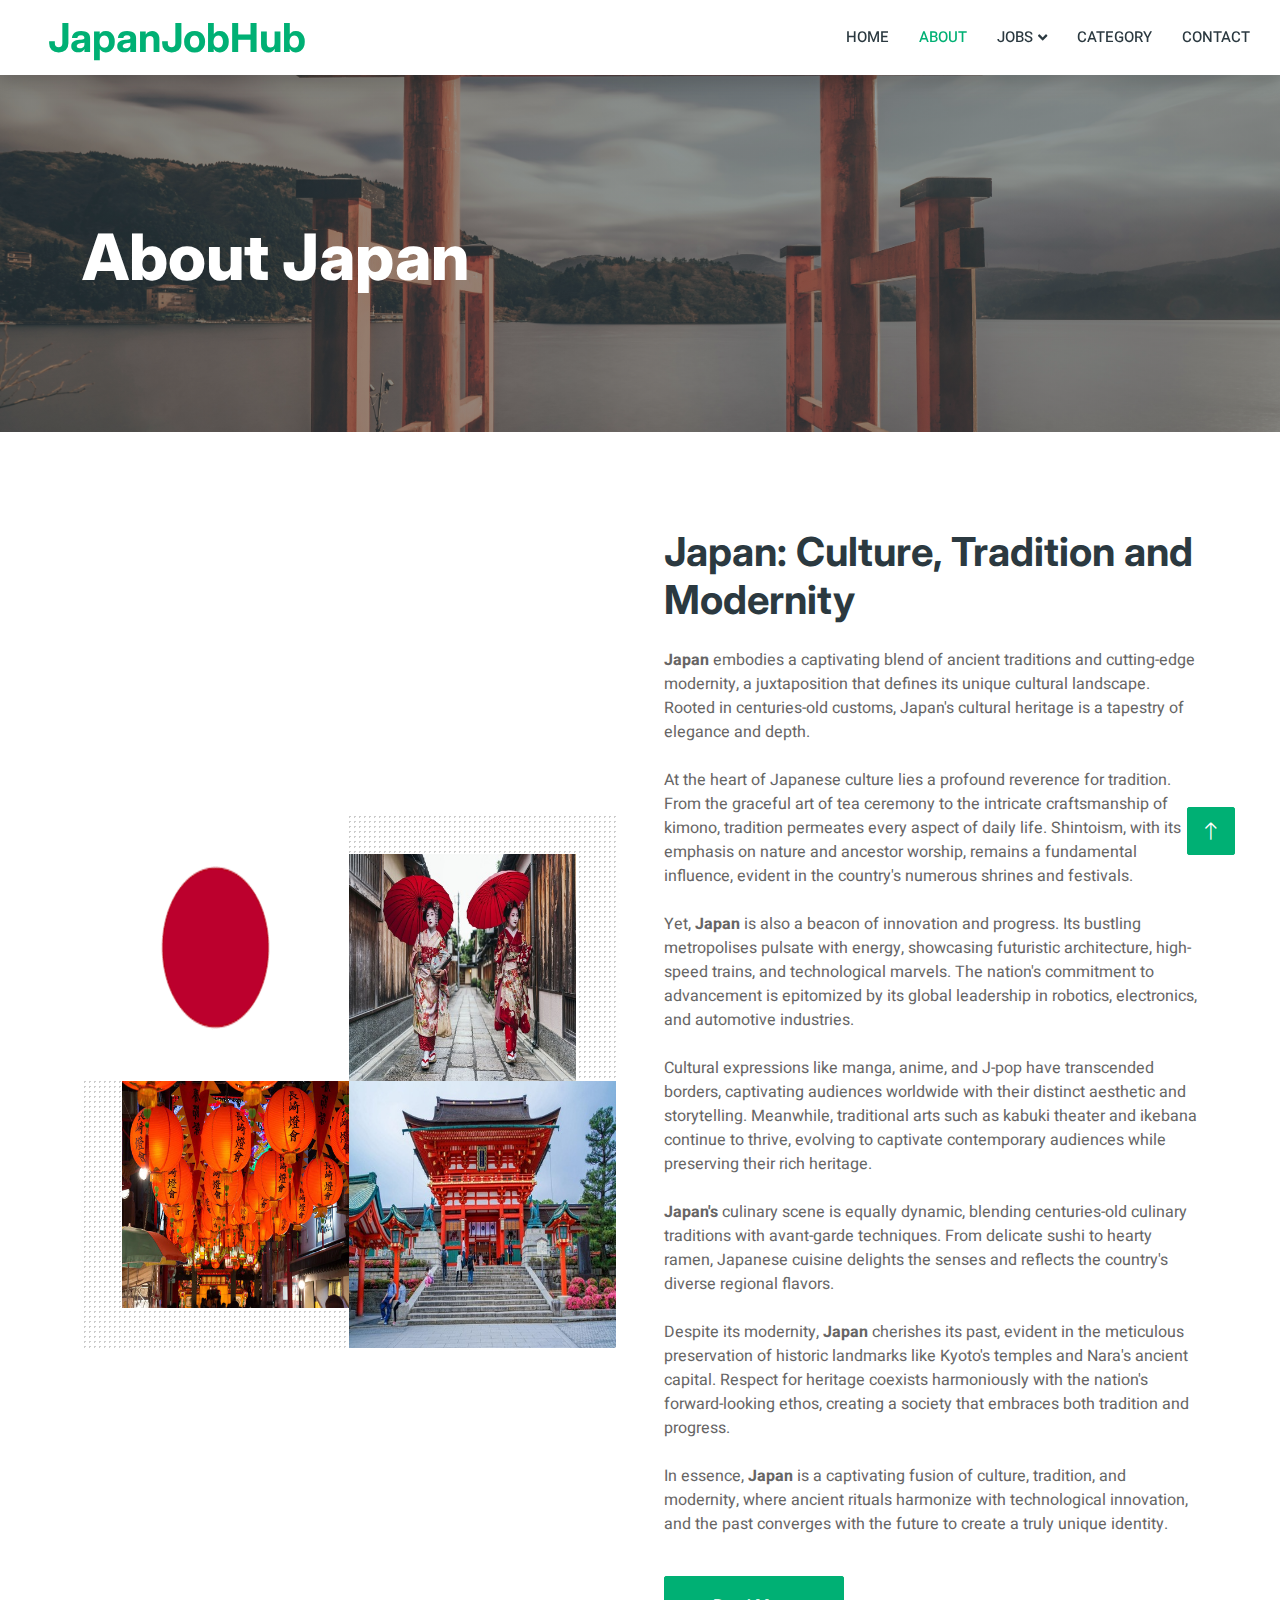
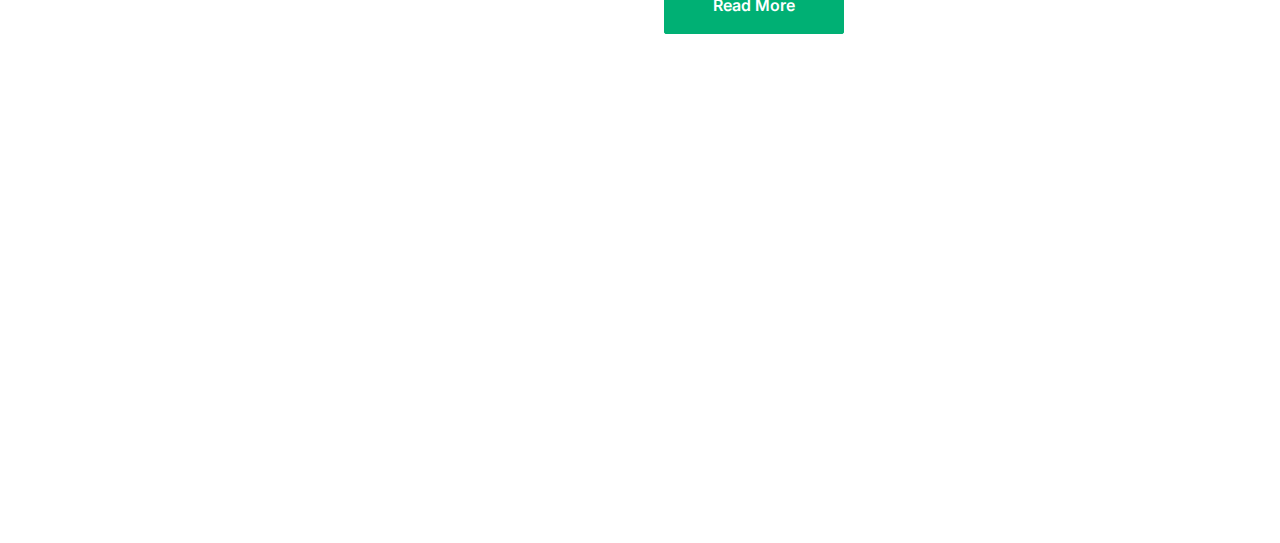
<file: about.html>
<!DOCTYPE html>
<html lang="en">

<head>
    <meta charset="utf-8">
    <title>JapanJobHub.com - Job Portal Website </title>
    <meta content="width=device-width, initial-scale=1.0" name="viewport">
    <meta content="" name="keywords">
    <meta content="" name="description">

    <!-- Favicon -->
    <link href="img/favicon.ico" rel="icon">

    <!-- Google Web Fonts -->
    <link rel="preconnect" href="https://fonts.googleapis.com">
    <link rel="preconnect" href="https://fonts.gstatic.com" crossorigin>
    <link href="https://fonts.googleapis.com/css2?family=Heebo:wght@400;500;600&family=Inter:wght@700;800&display=swap"
        rel="stylesheet">

    <!-- Icon Font Stylesheet -->
    <link href="https://cdnjs.cloudflare.com/ajax/libs/font-awesome/5.10.0/css/all.min.css" rel="stylesheet">
    <link href="https://cdn.jsdelivr.net/npm/bootstrap-icons@1.4.1/font/bootstrap-icons.css" rel="stylesheet">

    <!-- Libraries Stylesheet -->
    <link href="lib/animate/animate.min.css" rel="stylesheet">
    <link href="lib/owlcarousel/assets/owl.carousel.min.css" rel="stylesheet">

    <!-- Customized Bootstrap Stylesheet -->
    <link href="css/bootstrap.min.css" rel="stylesheet">

    <!-- Stylesheet -->
    <link href="css/style.css" rel="stylesheet">
</head>

<body>
    <div class="container-xxl bg-white p-0">
      
        <!-- Navbar Start -->
        <nav class="navbar navbar-expand-lg bg-white navbar-light shadow sticky-top p-0">
            <a href="index.html" class="navbar-brand d-flex align-items-center text-center py-0 px-4 px-lg-5">
                <h1 class="m-0 text-primary">JapanJobHub</h1>
            </a>
            <button type="button" class="navbar-toggler me-4" data-bs-toggle="collapse"
                data-bs-target="#navbarCollapse">
                <span class="navbar-toggler-icon"></span>
            </button>
            <div class="collapse navbar-collapse" id="navbarCollapse">
                <div class="navbar-nav ms-auto p-4 p-lg-0">
                    <a href="index.html" class="nav-item nav-link ">Home</a>
                    <a href="about.html" class="nav-item nav-link active">About</a>
                    <div class="nav-item dropdown">
                        <a href="#" class="nav-link dropdown-toggle" data-bs-toggle="dropdown">Jobs</a>
                        <div class="dropdown-menu rounded-0 m-0">
                            <a href="job-list.html" class="dropdown-item">Job List</a>
                            <a href="job-detail.html" class="dropdown-item">Job Detail</a>
                        </div>
                    </div>

                    <a href="category.html" class="nav-item nav-link">Category</a>
                    <a href="contact.html" class="nav-item nav-link">Contact</a>

                </div>

            </div>
        </nav>
        <!-- Navbar End -->


        <!-- Header End -->
        <div class="container-xxl py-5 bg-dark about-img mb-5">
            <div class="container my-5 pt-5 pb-4">
                <h1 class="display-3 text-white mb-3 animated slideInDown">About Japan</h1>
                <nav aria-label="breadcrumb">
                </nav>
            </div>
        </div>
        <!-- Header End -->


        <!-- About Start -->
        <div class="container-xxl py-5">
            <div class="container">
                <div class="row g-5 align-items-center">
                    <div class="col-lg-6 wow fadeIn" data-wow-delay="0.1s">
                        <div class="row g-0 about-bg rounded overflow-hidden">
                            <div class="col-6 text-start">
                                <img class="img-fluid w-100" src="img/about-flag.png">
                            </div>
                            <div class="col-6 text-start">
                                <img class="img-fluid" src="img/about-culture.jpeg"
                                    style="width: 85%; margin-top: 15%;">
                            </div>
                            <div class="col-6 text-end">
                                <img class="img-fluid" src="img/about-festives.jpg" style="width: 85%;">
                            </div>
                            <div class="col-6 text-end">
                                <img class="img-fluid w-100" src="img/about-japan.jpeg">
                            </div>
                        </div>
                    </div>
                    <div class="col-lg-6 wow fadeIn" data-wow-delay="0.5s">
                        <h1 class="mb-4">Japan: Culture, Tradition and Modernity</h1>
                        <p class="mb-4"><strong>Japan</strong> embodies a captivating blend of ancient traditions and cutting-edge
                            modernity, a juxtaposition that defines its unique cultural landscape. Rooted in
                            centuries-old customs, Japan's cultural heritage is a tapestry of elegance and depth.<br><br>

                            At the heart of Japanese culture lies a profound reverence for tradition. From the graceful
                            art of tea ceremony to the intricate craftsmanship of kimono, tradition permeates every
                            aspect of daily life. Shintoism, with its emphasis on nature and ancestor worship, remains a
                            fundamental influence, evident in the country's numerous shrines and festivals.<br><br>

                            Yet, <strong>Japan</strong> is also a beacon of innovation and progress. Its bustling metropolises pulsate
                            with energy, showcasing futuristic architecture, high-speed trains, and technological
                            marvels. The nation's commitment to advancement is epitomized by its global leadership in
                            robotics, electronics, and automotive industries.<br><br>

                            Cultural expressions like manga, anime, and J-pop have transcended borders, captivating
                            audiences worldwide with their distinct aesthetic and storytelling. Meanwhile, traditional
                            arts such as kabuki theater and ikebana continue to thrive, evolving to captivate
                            contemporary audiences while preserving their rich heritage.<br><br>

                            <strong>Japan's</strong> culinary scene is equally dynamic, blending centuries-old culinary traditions with
                            avant-garde techniques. From delicate sushi to hearty ramen, Japanese cuisine delights the
                            senses and reflects the country's diverse regional flavors.<br><br>

                            Despite its modernity, <strong>Japan</strong> cherishes its past, evident in the meticulous preservation of
                            historic landmarks like Kyoto's temples and Nara's ancient capital. Respect for heritage
                            coexists harmoniously with the nation's forward-looking ethos, creating a society that
                            embraces both tradition and progress.<br><br>

                            In essence, <strong>Japan</strong> is a captivating fusion of culture, tradition, and modernity, where
                            ancient rituals harmonize with technological innovation, and the past converges with the
                            future to create a truly unique identity.</p>
                       
                        <a class="btn btn-primary py-3 px-5 mt-3" href="https://en.wikipedia.org/wiki/Japan"target="_blank">Read More</a>
                    </div>
                </div>
            </div>
        </div>
        <!-- About End -->


        <!-- Footer Start -->
        <div class="container-fluid bg-dark text-white-50 footer pt-5 mt-5 wow fadeIn" data-wow-delay="0.1s">
            <div class="container py-5">
                <div class="row g-5">
                    <div class="col-lg-3 col-md-6">
                        <h5 class="text-white mb-4">Company</h5>
                        <a class="btn btn-link text-white-50" href="">About Us</a>
                        <a class="btn btn-link text-white-50" href="">Contact Us</a>
                        <a class="btn btn-link text-white-50" href="">Our Services</a>
                        <a class="btn btn-link text-white-50" href="">Privacy Policy</a>
                        <a class="btn btn-link text-white-50" href="">Terms & Condition</a>
                    </div>
                    <div class="col-lg-3 col-md-6">
                        <h5 class="text-white mb-4">Quick Links</h5>
                        <a class="btn btn-link text-white-50" href="">About Us</a>
                        <a class="btn btn-link text-white-50" href="">Contact Us</a>
                        <a class="btn btn-link text-white-50" href="">Our Services</a>
                        <a class="btn btn-link text-white-50" href="">Privacy Policy</a>
                        <a class="btn btn-link text-white-50" href="">Terms & Condition</a>
                    </div>
                    <div class="col-lg-3 col-md-6">
                        <h5 class="text-white mb-4">Contact</h5>
                        <p class="mb-2"><i class="fa fa-map-marker-alt me-3"></i>123 Street, Tokyo, Japan</p>
                        <p class="mb-2"><i class="fa fa-phone-alt me-3"></i>+012 345 67890</p>
                        <p class="mb-2"><i class="fa fa-envelope me-3"></i>info@example.com</p>
                        <div class="d-flex pt-2">
                            <a class="btn btn-outline-light btn-social" href=""><i class="fab fa-twitter"></i></a>
                            <a class="btn btn-outline-light btn-social" href=""><i class="fab fa-facebook-f"></i></a>
                            <a class="btn btn-outline-light btn-social" href=""><i class="fab fa-youtube"></i></a>
                            <a class="btn btn-outline-light btn-social" href=""><i class="fab fa-linkedin-in"></i></a>
                        </div>
                    </div>
                    <div class="col-lg-3 col-md-6">
                        <h5 class="text-white mb-4">Newsletter</h5>
                        <p>Dolor amet sit justo amet elitr clita ipsum elitr est.</p>
                        <div class="position-relative mx-auto" style="max-width: 400px;">
                            <input class="form-control bg-transparent w-100 py-3 ps-4 pe-5" type="text"
                                placeholder="Your email">
                            <button type="button"
                                class="btn btn-primary py-2 position-absolute top-0 end-0 mt-2 me-2">SignUp</button>
                        </div>
                    </div>
                </div>
            </div>
            <div class="container">
                <div class="copyright">
                    <div class="row">
                        <div class="col-md-6 text-center text-md-start mb-3 mb-md-0">
                            &copy; <a class="border-bottom" href="#">JapanJobHub.com</a>, All Right Reserved.

                            Designed By <a class="border-bottom" href="#">Abhinav Agnihotri</a>
                        </div>
                       
                    </div>
                </div>
            </div>
        </div>
        <!-- Footer End -->


        <!-- Back to Top -->
        <a href="#" class="btn btn-lg btn-primary btn-lg-square back-to-top"><i class="bi bi-arrow-up"></i></a>
    </div>

    <!-- JavaScript Libraries -->
    <script src="https://code.jquery.com/jquery-3.4.1.min.js"></script>
    <script src="https://cdn.jsdelivr.net/npm/bootstrap@5.0.0/dist/js/bootstrap.bundle.min.js"></script>
    <script src="lib/wow/wow.min.js"></script>
    <script src="lib/easing/easing.min.js"></script>
    <script src="lib/waypoints/waypoints.min.js"></script>
    <script src="lib/owlcarousel/owl.carousel.min.js"></script>

    
    <script src="js/main.js"></script>
   
</body>

</html>
</file>
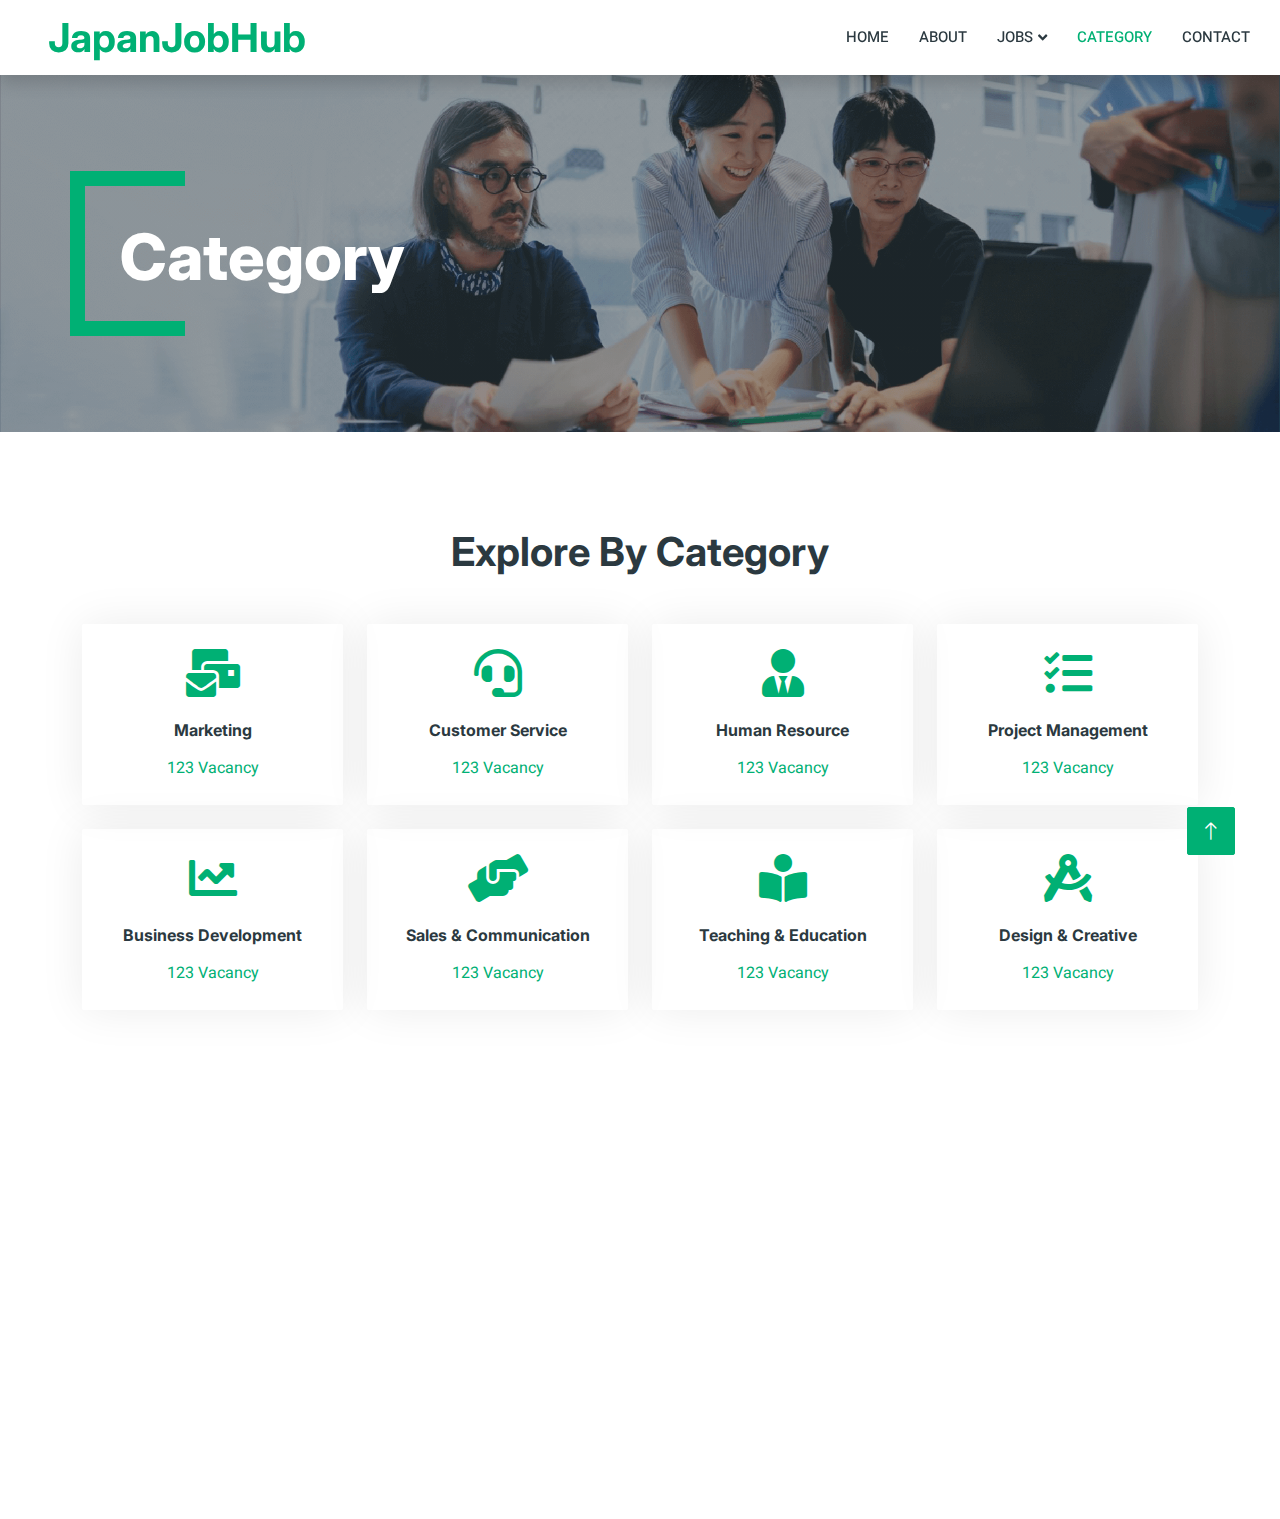
<file: category.html>
<!DOCTYPE html>
<html lang="en">

<head>
    <meta charset="utf-8">
    <title>JapanJobHub.com - Job Portal Website </title>
    <meta content="width=device-width, initial-scale=1.0" name="viewport">
    <meta content="" name="keywords">
    <meta content="" name="description">

    <!-- Favicon -->
    <link href="img/favicon.ico" rel="icon">

    <!-- Google Web Fonts -->
    <link rel="preconnect" href="https://fonts.googleapis.com">
    <link rel="preconnect" href="https://fonts.gstatic.com" crossorigin>
    <link href="https://fonts.googleapis.com/css2?family=Heebo:wght@400;500;600&family=Inter:wght@700;800&display=swap" rel="stylesheet">
    
    <!-- Icon Font Stylesheet -->
    <link href="https://cdnjs.cloudflare.com/ajax/libs/font-awesome/5.10.0/css/all.min.css" rel="stylesheet">
    <link href="https://cdn.jsdelivr.net/npm/bootstrap-icons@1.4.1/font/bootstrap-icons.css" rel="stylesheet">

    <!-- Libraries Stylesheet -->
    <link href="lib/animate/animate.min.css" rel="stylesheet">
    <link href="lib/owlcarousel/assets/owl.carousel.min.css" rel="stylesheet">

    <!-- Customized Bootstrap Stylesheet -->
    <link href="css/bootstrap.min.css" rel="stylesheet">

    <!--  Stylesheet -->
    <link href="css/style.css" rel="stylesheet">
</head>

<body>
    <div class="container-xxl bg-white p-0">
        
        <!-- Navbar Start -->
        <nav class="navbar navbar-expand-lg bg-white navbar-light shadow sticky-top p-0">
            <a href="index.html" class="navbar-brand d-flex align-items-center text-center py-0 px-4 px-lg-5">
                <h1 class="m-0 text-primary">JapanJobHub</h1>
            </a>
            <button type="button" class="navbar-toggler me-4" data-bs-toggle="collapse"
                data-bs-target="#navbarCollapse">
                <span class="navbar-toggler-icon"></span>
            </button>
            <div class="collapse navbar-collapse" id="navbarCollapse">
                <div class="navbar-nav ms-auto p-4 p-lg-0">
                    <a href="index.html" class="nav-item nav-link ">Home</a>
                    <a href="about.html" class="nav-item nav-link">About</a>
                    <div class="nav-item dropdown">
                        <a href="#" class="nav-link dropdown-toggle" data-bs-toggle="dropdown">Jobs</a>
                        <div class="dropdown-menu rounded-0 m-0">
                            <a href="job-list.html" class="dropdown-item">Job List</a>
                            <a href="job-detail.html" class="dropdown-item">Job Detail</a>
                        </div>
                    </div>

                    <a href="category.html" class="nav-item nav-link active">Category</a>
                    <a href="contact.html" class="nav-item nav-link">Contact</a>

                </div>

            </div>
        </nav>
        <!-- Navbar End -->

        <!-- Header End -->
        <div class="container-xxl py-5 bg-dark page-header mb-5">
            <div class="container my-5 pt-5 pb-4">
                <h1 class="display-3 text-white mb-3 animated slideInDown">Category</h1>

            </div>
        </div>
        <!-- Header End -->


        <!-- Category Start -->
        <div class="container-xxl py-5">
            <div class="container">
                <h1 class="text-center mb-5 wow fadeInUp" data-wow-delay="0.1s">Explore By Category</h1>
                <div class="row g-4">
                    <div class="col-lg-3 col-sm-6 wow fadeInUp" data-wow-delay="0.1s">
                        <a class="cat-item rounded p-4" href="">
                            <i class="fa fa-3x fa-mail-bulk text-primary mb-4"></i>
                            <h6 class="mb-3">Marketing</h6>
                            <p class="mb-0">123 Vacancy</p>
                        </a>
                    </div>
                    <div class="col-lg-3 col-sm-6 wow fadeInUp" data-wow-delay="0.3s">
                        <a class="cat-item rounded p-4" href="">
                            <i class="fa fa-3x fa-headset text-primary mb-4"></i>
                            <h6 class="mb-3">Customer Service</h6>
                            <p class="mb-0">123 Vacancy</p>
                        </a>
                    </div>
                    <div class="col-lg-3 col-sm-6 wow fadeInUp" data-wow-delay="0.5s">
                        <a class="cat-item rounded p-4" href="">
                            <i class="fa fa-3x fa-user-tie text-primary mb-4"></i>
                            <h6 class="mb-3">Human Resource</h6>
                            <p class="mb-0">123 Vacancy</p>
                        </a>
                    </div>
                    <div class="col-lg-3 col-sm-6 wow fadeInUp" data-wow-delay="0.7s">
                        <a class="cat-item rounded p-4" href="">
                            <i class="fa fa-3x fa-tasks text-primary mb-4"></i>
                            <h6 class="mb-3">Project Management</h6>
                            <p class="mb-0">123 Vacancy</p>
                        </a>
                    </div>
                    <div class="col-lg-3 col-sm-6 wow fadeInUp" data-wow-delay="0.1s">
                        <a class="cat-item rounded p-4" href="">
                            <i class="fa fa-3x fa-chart-line text-primary mb-4"></i>
                            <h6 class="mb-3">Business Development</h6>
                            <p class="mb-0">123 Vacancy</p>
                        </a>
                    </div>
                    <div class="col-lg-3 col-sm-6 wow fadeInUp" data-wow-delay="0.3s">
                        <a class="cat-item rounded p-4" href="">
                            <i class="fa fa-3x fa-hands-helping text-primary mb-4"></i>
                            <h6 class="mb-3">Sales & Communication</h6>
                            <p class="mb-0">123 Vacancy</p>
                        </a>
                    </div>
                    <div class="col-lg-3 col-sm-6 wow fadeInUp" data-wow-delay="0.5s">
                        <a class="cat-item rounded p-4" href="">
                            <i class="fa fa-3x fa-book-reader text-primary mb-4"></i>
                            <h6 class="mb-3">Teaching & Education</h6>
                            <p class="mb-0">123 Vacancy</p>
                        </a>
                    </div>
                    <div class="col-lg-3 col-sm-6 wow fadeInUp" data-wow-delay="0.7s">
                        <a class="cat-item rounded p-4" href="">
                            <i class="fa fa-3x fa-drafting-compass text-primary mb-4"></i>
                            <h6 class="mb-3">Design & Creative</h6>
                            <p class="mb-0">123 Vacancy</p>
                        </a>
                    </div>
                </div>
            </div>
        </div>
        <!-- Category End -->


       <!-- Footer Start -->
       <div class="container-fluid bg-dark text-white-50 footer pt-5 mt-5 wow fadeIn" data-wow-delay="0.1s">
        <div class="container py-5">
            <div class="row g-5">
                <div class="col-lg-3 col-md-6">
                    <h5 class="text-white mb-4">Company</h5>
                    <a class="btn btn-link text-white-50" href="">About Us</a>
                    <a class="btn btn-link text-white-50" href="">Contact Us</a>
                    <a class="btn btn-link text-white-50" href="">Our Services</a>
                    <a class="btn btn-link text-white-50" href="">Privacy Policy</a>
                    <a class="btn btn-link text-white-50" href="">Terms & Condition</a>
                </div>
                <div class="col-lg-3 col-md-6">
                    <h5 class="text-white mb-4">Quick Links</h5>
                    <a class="btn btn-link text-white-50" href="">About Us</a>
                    <a class="btn btn-link text-white-50" href="">Contact Us</a>
                    <a class="btn btn-link text-white-50" href="">Our Services</a>
                    <a class="btn btn-link text-white-50" href="">Privacy Policy</a>
                    <a class="btn btn-link text-white-50" href="">Terms & Condition</a>
                </div>
                <div class="col-lg-3 col-md-6">
                    <h5 class="text-white mb-4">Contact</h5>
                    <p class="mb-2"><i class="fa fa-map-marker-alt me-3"></i>123 Street, Tokyo, Japan</p>
                    <p class="mb-2"><i class="fa fa-phone-alt me-3"></i>+012 345 67890</p>
                    <p class="mb-2"><i class="fa fa-envelope me-3"></i>info@example.com</p>
                    <div class="d-flex pt-2">
                        <a class="btn btn-outline-light btn-social" href=""><i class="fab fa-twitter"></i></a>
                        <a class="btn btn-outline-light btn-social" href=""><i class="fab fa-facebook-f"></i></a>
                        <a class="btn btn-outline-light btn-social" href=""><i class="fab fa-youtube"></i></a>
                        <a class="btn btn-outline-light btn-social" href=""><i class="fab fa-linkedin-in"></i></a>
                    </div>
                </div>
                <div class="col-lg-3 col-md-6">
                    <h5 class="text-white mb-4">Newsletter</h5>
                    <p>Dolor amet sit justo amet elitr clita ipsum elitr est.</p>
                    <div class="position-relative mx-auto" style="max-width: 400px;">
                        <input class="form-control bg-transparent w-100 py-3 ps-4 pe-5" type="text"
                            placeholder="Your email">
                        <button type="button"
                            class="btn btn-primary py-2 position-absolute top-0 end-0 mt-2 me-2">SignUp</button>
                    </div>
                </div>
            </div>
        </div>
        <div class="container">
            <div class="copyright">
                <div class="row">
                    <div class="col-md-6 text-center text-md-start mb-3 mb-md-0">
                        &copy; <a class="border-bottom" href="#">JapanJobHub.com</a>, All Right Reserved.

                        Designed By <a class="border-bottom" href="#">Abhinav Agnihotri</a>
                    </div>
                    
                </div>
            </div>
        </div>
    </div>
    <!-- Footer End -->


        <!-- Back to Top -->
        <a href="#" class="btn btn-lg btn-primary btn-lg-square back-to-top"><i class="bi bi-arrow-up"></i></a>
    </div>

    <!-- JavaScript Libraries -->
    <script src="https://code.jquery.com/jquery-3.4.1.min.js"></script>
    <script src="https://cdn.jsdelivr.net/npm/bootstrap@5.0.0/dist/js/bootstrap.bundle.min.js"></script>
    <script src="lib/wow/wow.min.js"></script>
    <script src="lib/easing/easing.min.js"></script>
    <script src="lib/waypoints/waypoints.min.js"></script>
    <script src="lib/owlcarousel/owl.carousel.min.js"></script>

 
    <script src="js/main.js"></script>
   
</body>

</html>
</file>
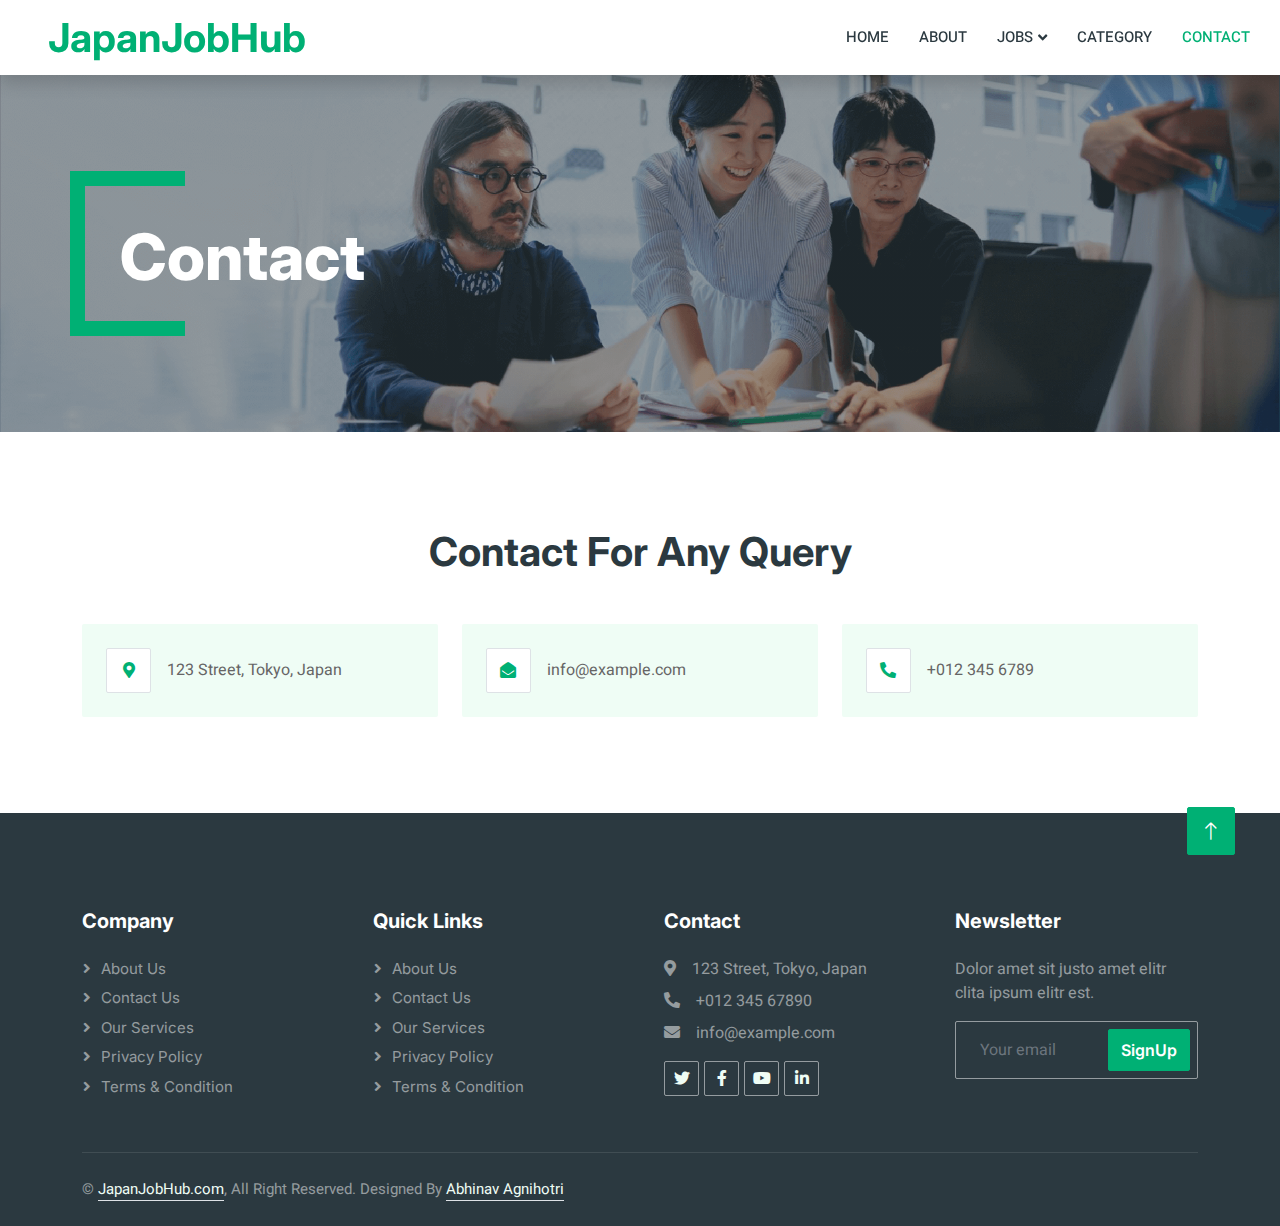
<file: contact.html>
<!DOCTYPE html>
<html lang="en">

<head>
    <meta charset="utf-8">
    <title>JapanJobHub.com - Job Portal Website</title>
    <meta content="width=device-width, initial-scale=1.0" name="viewport">
    <meta content="" name="keywords">
    <meta content="" name="description">

    <!-- Favicon -->
    <link href="img/favicon.ico" rel="icon">

    <!-- Google Web Fonts -->
    <link rel="preconnect" href="https://fonts.googleapis.com">
    <link rel="preconnect" href="https://fonts.gstatic.com" crossorigin>
    <link href="https://fonts.googleapis.com/css2?family=Heebo:wght@400;500;600&family=Inter:wght@700;800&display=swap"
        rel="stylesheet">

    <!-- Icon Font Stylesheet -->
    <link href="https://cdnjs.cloudflare.com/ajax/libs/font-awesome/5.10.0/css/all.min.css" rel="stylesheet">
    <link href="https://cdn.jsdelivr.net/npm/bootstrap-icons@1.4.1/font/bootstrap-icons.css" rel="stylesheet">

    <!-- Libraries Stylesheet -->
    <link href="lib/animate/animate.min.css" rel="stylesheet">
    <link href="lib/owlcarousel/assets/owl.carousel.min.css" rel="stylesheet">

    <!-- Customized Bootstrap Stylesheet -->
    <link href="css/bootstrap.min.css" rel="stylesheet">

    <!-- Stylesheet -->
    <link href="css/style.css" rel="stylesheet">
</head>

<body>
    <div class="container-xxl bg-white p-0">
       


        <!-- Navbar Start -->
        <nav class="navbar navbar-expand-lg bg-white navbar-light shadow sticky-top p-0">
            <a href="index.html" class="navbar-brand d-flex align-items-center text-center py-0 px-4 px-lg-5">
                <h1 class="m-0 text-primary">JapanJobHub</h1>
            </a>
            <button type="button" class="navbar-toggler me-4" data-bs-toggle="collapse"
                data-bs-target="#navbarCollapse">
                <span class="navbar-toggler-icon"></span>
            </button>
            <div class="collapse navbar-collapse" id="navbarCollapse">
                <div class="navbar-nav ms-auto p-4 p-lg-0">
                    <a href="index.html" class="nav-item nav-link ">Home</a>
                    <a href="about.html" class="nav-item nav-link">About</a>
                    <div class="nav-item dropdown">
                        <a href="#" class="nav-link dropdown-toggle" data-bs-toggle="dropdown">Jobs</a>
                        <div class="dropdown-menu rounded-0 m-0">
                            <a href="job-list.html" class="dropdown-item">Job List</a>
                            <a href="job-detail.html" class="dropdown-item">Job Detail</a>
                        </div>
                    </div>

                    <a href="category.html" class="nav-item nav-link">Category</a>
                    <a href="contact.html" class="nav-item nav-link active">Contact</a>

                </div>

            </div>
        </nav>
        <!-- Navbar End -->


        <!-- Header End -->
        <div class="container-xxl py-5 bg-dark page-header mb-5">
            <div class="container my-5 pt-5 pb-4">
                <h1 class="display-3 text-white mb-3 animated slideInDown">Contact</h1>
            </div>
        </div>
        <!-- Header End -->


        <!-- Contact Start -->
        <div class="container-xxl py-5">
            <div class="container">
                <h1 class="text-center mb-5 wow fadeInUp" data-wow-delay="0.1s">Contact For Any Query</h1>
                <div class="row g-4">
                    <div class="col-12">
                        <div class="row gy-4">
                            <div class="col-md-4 wow fadeIn" data-wow-delay="0.1s">
                                <div class="d-flex align-items-center bg-light rounded p-4">
                                    <div class="bg-white border rounded d-flex flex-shrink-0 align-items-center justify-content-center me-3"
                                        style="width: 45px; height: 45px;">
                                        <i class="fa fa-map-marker-alt text-primary"></i>
                                    </div>
                                    <span>123 Street, Tokyo, Japan</span>
                                </div>
                            </div>
                            <div class="col-md-4 wow fadeIn" data-wow-delay="0.3s">
                                <div class="d-flex align-items-center bg-light rounded p-4">
                                    <div class="bg-white border rounded d-flex flex-shrink-0 align-items-center justify-content-center me-3"
                                        style="width: 45px; height: 45px;">
                                        <i class="fa fa-envelope-open text-primary"></i>
                                    </div>
                                    <span>info@example.com</span>
                                </div>
                            </div>
                            <div class="col-md-4 wow fadeIn" data-wow-delay="0.5s">
                                <div class="d-flex align-items-center bg-light rounded p-4">
                                    <div class="bg-white border rounded d-flex flex-shrink-0 align-items-center justify-content-center me-3"
                                        style="width: 45px; height: 45px;">
                                        <i class="fa fa-phone-alt text-primary"></i>
                                    </div>
                                    <span>+012 345 6789</span>
                                </div>
                            </div>
                        </div>
                    </div>


                </div>
            </div>
        </div>
        <!-- Contact End -->


        <!-- Footer Start -->
        <div class="container-fluid bg-dark text-white-50 footer pt-5 mt-5 wow fadeIn" data-wow-delay="0.1s">
            <div class="container py-5">
                <div class="row g-5">
                    <div class="col-lg-3 col-md-6">
                        <h5 class="text-white mb-4">Company</h5>
                        <a class="btn btn-link text-white-50" href="">About Us</a>
                        <a class="btn btn-link text-white-50" href="">Contact Us</a>
                        <a class="btn btn-link text-white-50" href="">Our Services</a>
                        <a class="btn btn-link text-white-50" href="">Privacy Policy</a>
                        <a class="btn btn-link text-white-50" href="">Terms & Condition</a>
                    </div>
                    <div class="col-lg-3 col-md-6">
                        <h5 class="text-white mb-4">Quick Links</h5>
                        <a class="btn btn-link text-white-50" href="">About Us</a>
                        <a class="btn btn-link text-white-50" href="">Contact Us</a>
                        <a class="btn btn-link text-white-50" href="">Our Services</a>
                        <a class="btn btn-link text-white-50" href="">Privacy Policy</a>
                        <a class="btn btn-link text-white-50" href="">Terms & Condition</a>
                    </div>
                    <div class="col-lg-3 col-md-6">
                        <h5 class="text-white mb-4">Contact</h5>
                        <p class="mb-2"><i class="fa fa-map-marker-alt me-3"></i>123 Street, Tokyo, Japan</p>
                        <p class="mb-2"><i class="fa fa-phone-alt me-3"></i>+012 345 67890</p>
                        <p class="mb-2"><i class="fa fa-envelope me-3"></i>info@example.com</p>
                        <div class="d-flex pt-2">
                            <a class="btn btn-outline-light btn-social" href=""><i class="fab fa-twitter"></i></a>
                            <a class="btn btn-outline-light btn-social" href=""><i class="fab fa-facebook-f"></i></a>
                            <a class="btn btn-outline-light btn-social" href=""><i class="fab fa-youtube"></i></a>
                            <a class="btn btn-outline-light btn-social" href=""><i class="fab fa-linkedin-in"></i></a>
                        </div>
                    </div>
                    <div class="col-lg-3 col-md-6">
                        <h5 class="text-white mb-4">Newsletter</h5>
                        <p>Dolor amet sit justo amet elitr clita ipsum elitr est.</p>
                        <div class="position-relative mx-auto" style="max-width: 400px;">
                            <input class="form-control bg-transparent w-100 py-3 ps-4 pe-5" type="text"
                                placeholder="Your email">
                            <button type="button"
                                class="btn btn-primary py-2 position-absolute top-0 end-0 mt-2 me-2">SignUp</button>
                        </div>
                    </div>
                </div>
            </div>
            <div class="container">
                <div class="copyright">
                    <div class="row">
                        <div class="col-md-6 text-center text-md-start mb-3 mb-md-0">
                            &copy; <a class="border-bottom" href="#">JapanJobHub.com</a>, All Right Reserved.


                            Designed By <a class="border-bottom" href="index.html">Abhinav Agnihotri</a>
                        </div>

                    </div>
                </div>
            </div>
        </div>
        <!-- Footer End -->


        <!-- Back to Top -->
        <a href="#" class="btn btn-lg btn-primary btn-lg-square back-to-top"><i class="bi bi-arrow-up"></i></a>
    </div>

    <!-- JavaScript Libraries -->
    <script src="https://code.jquery.com/jquery-3.4.1.min.js"></script>
    <script src="https://cdn.jsdelivr.net/npm/bootstrap@5.0.0/dist/js/bootstrap.bundle.min.js"></script>
    <script src="lib/wow/wow.min.js"></script>
    <script src="lib/easing/easing.min.js"></script>
    <script src="lib/waypoints/waypoints.min.js"></script>
    <script src="lib/owlcarousel/owl.carousel.min.js"></script>

    <!-- Javascript -->
    <script src="js/main.js"></script>
</body>

</html>
</file>
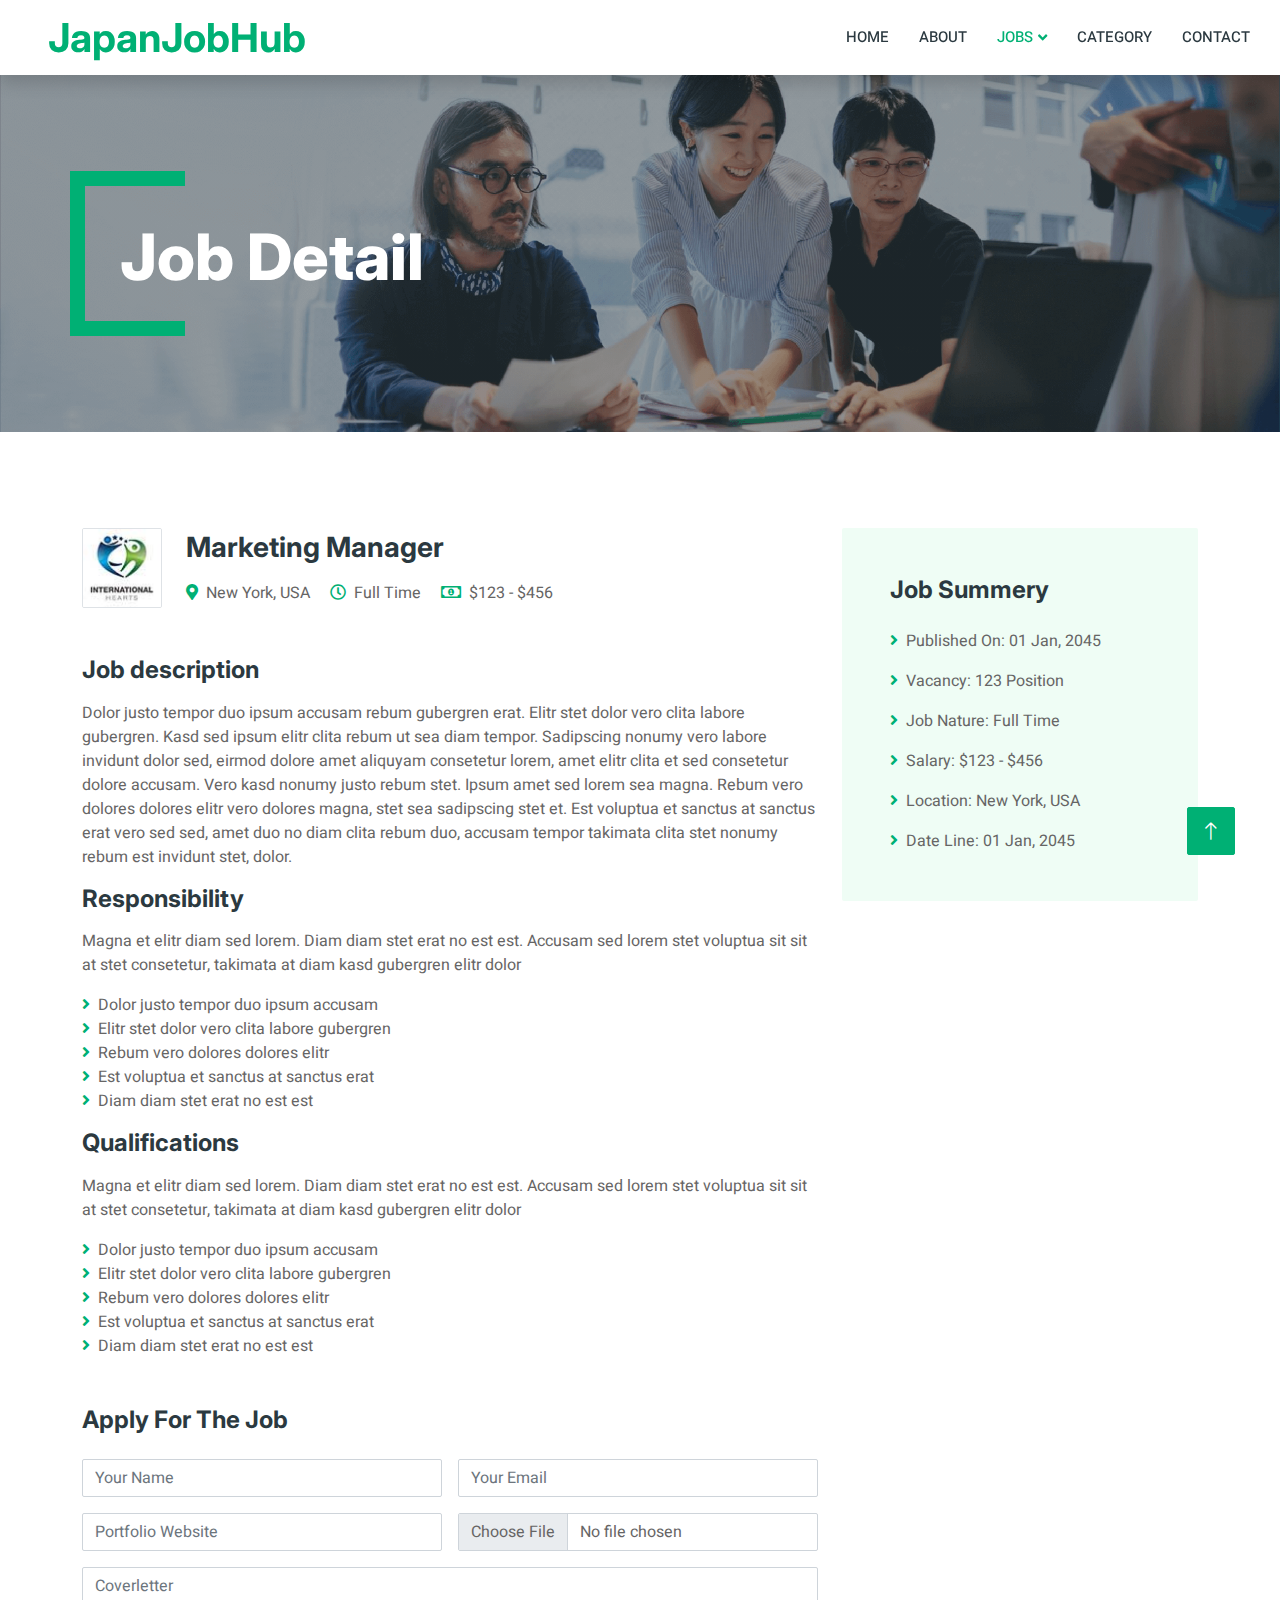
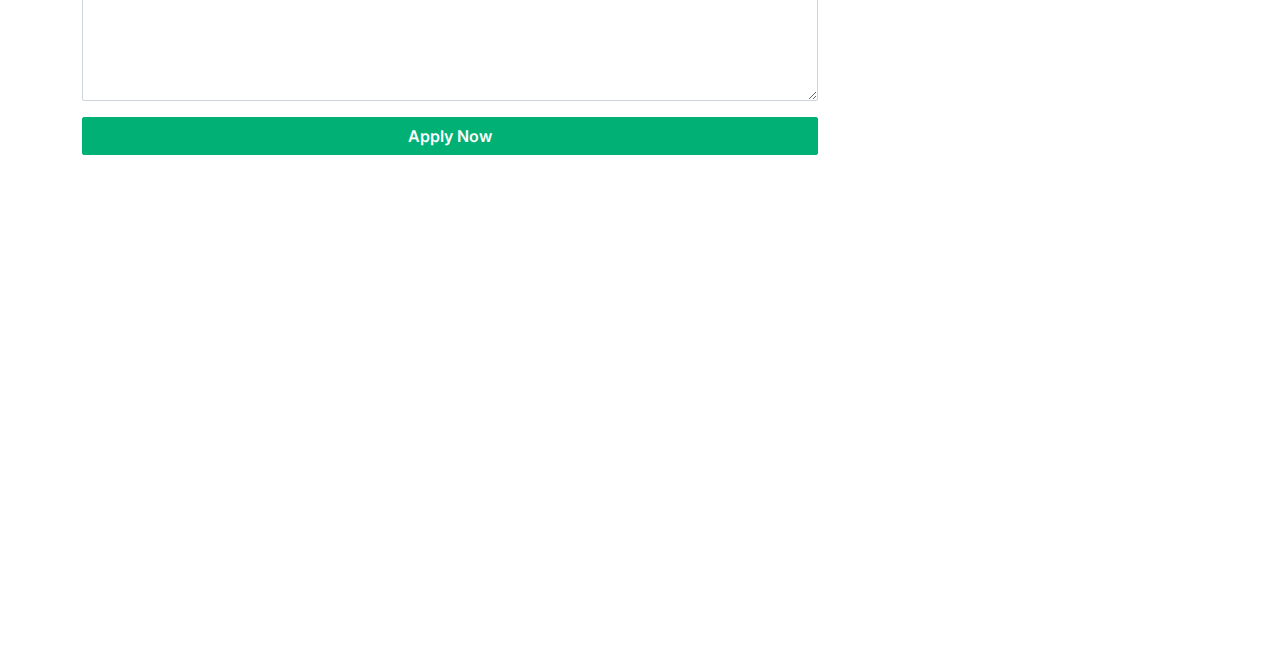
<file: job-detail.html>
<!DOCTYPE html>
<html lang="en">

<head>
    <meta charset="utf-8">
    <title>JapanJobHub.com - Job Portal Website </title>
    <meta content="width=device-width, initial-scale=1.0" name="viewport">
    <meta content="" name="keywords">
    <meta content="" name="description">

    <!-- Favicon -->
    <link href="img/favicon.ico" rel="icon">

    <!-- Google Web Fonts -->
    <link rel="preconnect" href="https://fonts.googleapis.com">
    <link rel="preconnect" href="https://fonts.gstatic.com" crossorigin>
    <link href="https://fonts.googleapis.com/css2?family=Heebo:wght@400;500;600&family=Inter:wght@700;800&display=swap"
        rel="stylesheet">

    <!-- Icon Font Stylesheet -->
    <link href="https://cdnjs.cloudflare.com/ajax/libs/font-awesome/5.10.0/css/all.min.css" rel="stylesheet">
    <link href="https://cdn.jsdelivr.net/npm/bootstrap-icons@1.4.1/font/bootstrap-icons.css" rel="stylesheet">

    <!-- Libraries Stylesheet -->
    <link href="lib/animate/animate.min.css" rel="stylesheet">
    <link href="lib/owlcarousel/assets/owl.carousel.min.css" rel="stylesheet">

    <!-- Customized Bootstrap Stylesheet -->
    <link href="css/bootstrap.min.css" rel="stylesheet">

    <!-- Stylesheet -->
    <link href="css/style.css" rel="stylesheet">
</head>

<body>
    <div class="container-xxl bg-white p-0">
       
        <!-- Navbar Start -->
        <nav class="navbar navbar-expand-lg bg-white navbar-light shadow sticky-top p-0">
            <a href="index.html" class="navbar-brand d-flex align-items-center text-center py-0 px-4 px-lg-5">
                <h1 class="m-0 text-primary">JapanJobHub</h1>
            </a>
            <button type="button" class="navbar-toggler me-4" data-bs-toggle="collapse"
                data-bs-target="#navbarCollapse">
                <span class="navbar-toggler-icon"></span>
            </button>
            <div class="collapse navbar-collapse" id="navbarCollapse">
                <div class="navbar-nav ms-auto p-4 p-lg-0">
                    <a href="index.html" class="nav-item nav-link ">Home</a>
                    <a href="about.html" class="nav-item nav-link">About</a>
                    <div class="nav-item dropdown">
                        <a href="#" class="nav-link dropdown-toggle active" data-bs-toggle="dropdown">Jobs</a>
                        <div class="dropdown-menu rounded-0 m-0">
                            <a href="job-list.html" class="dropdown-item">Job List</a>
                            <a href="job-detail.html" class="dropdown-item active">Job Detail</a>
                        </div>
                    </div>

                    <a href="category.html" class="nav-item nav-link">Category</a>
                    <a href="contact.html" class="nav-item nav-link">Contact</a>

                </div>

            </div>
        </nav>
        <!-- Navbar End -->

        <!-- Header End -->
        <div class="container-xxl py-5 bg-dark page-header mb-5">
            <div class="container my-5 pt-5 pb-4">
                <h1 class="display-3 text-white mb-3 animated slideInDown">Job Detail</h1>
            </div>
        </div>
        <!-- Header End -->


        <!-- Job Detail Start -->
        <div class="container-xxl py-5 wow fadeInUp" data-wow-delay="0.1s">
            <div class="container">
                <div class="row gy-5 gx-4">
                    <div class="col-lg-8">
                        <div class="d-flex align-items-center mb-5">
                            <img class="flex-shrink-0 img-fluid border rounded" src="img/com-logo-2.jpg" alt=""
                                style="width: 80px; height: 80px;">
                            <div class="text-start ps-4">
                                <h3 class="mb-3">Marketing Manager</h3>
                                <span class="text-truncate me-3"><i
                                        class="fa fa-map-marker-alt text-primary me-2"></i>New York, USA</span>
                                <span class="text-truncate me-3"><i class="far fa-clock text-primary me-2"></i>Full
                                    Time</span>
                                <span class="text-truncate me-0"><i
                                        class="far fa-money-bill-alt text-primary me-2"></i>$123 - $456</span>
                            </div>
                        </div>

                        <div class="mb-5">
                            <h4 class="mb-3">Job description</h4>
                            <p>Dolor justo tempor duo ipsum accusam rebum gubergren erat. Elitr stet dolor vero clita
                                labore gubergren. Kasd sed ipsum elitr clita rebum ut sea diam tempor. Sadipscing nonumy
                                vero labore invidunt dolor sed, eirmod dolore amet aliquyam consetetur lorem, amet elitr
                                clita et sed consetetur dolore accusam. Vero kasd nonumy justo rebum stet. Ipsum amet
                                sed lorem sea magna. Rebum vero dolores dolores elitr vero dolores magna, stet sea
                                sadipscing stet et. Est voluptua et sanctus at sanctus erat vero sed sed, amet duo no
                                diam clita rebum duo, accusam tempor takimata clita stet nonumy rebum est invidunt stet,
                                dolor.</p>
                            <h4 class="mb-3">Responsibility</h4>
                            <p>Magna et elitr diam sed lorem. Diam diam stet erat no est est. Accusam sed lorem stet
                                voluptua sit sit at stet consetetur, takimata at diam kasd gubergren elitr dolor</p>
                            <ul class="list-unstyled">
                                <li><i class="fa fa-angle-right text-primary me-2"></i>Dolor justo tempor duo ipsum
                                    accusam</li>
                                <li><i class="fa fa-angle-right text-primary me-2"></i>Elitr stet dolor vero clita
                                    labore gubergren</li>
                                <li><i class="fa fa-angle-right text-primary me-2"></i>Rebum vero dolores dolores elitr
                                </li>
                                <li><i class="fa fa-angle-right text-primary me-2"></i>Est voluptua et sanctus at
                                    sanctus erat</li>
                                <li><i class="fa fa-angle-right text-primary me-2"></i>Diam diam stet erat no est est
                                </li>
                            </ul>
                            <h4 class="mb-3">Qualifications</h4>
                            <p>Magna et elitr diam sed lorem. Diam diam stet erat no est est. Accusam sed lorem stet
                                voluptua sit sit at stet consetetur, takimata at diam kasd gubergren elitr dolor</p>
                            <ul class="list-unstyled">
                                <li><i class="fa fa-angle-right text-primary me-2"></i>Dolor justo tempor duo ipsum
                                    accusam</li>
                                <li><i class="fa fa-angle-right text-primary me-2"></i>Elitr stet dolor vero clita
                                    labore gubergren</li>
                                <li><i class="fa fa-angle-right text-primary me-2"></i>Rebum vero dolores dolores elitr
                                </li>
                                <li><i class="fa fa-angle-right text-primary me-2"></i>Est voluptua et sanctus at
                                    sanctus erat</li>
                                <li><i class="fa fa-angle-right text-primary me-2"></i>Diam diam stet erat no est est
                                </li>
                            </ul>
                        </div>

                        <div class="">
                            <h4 class="mb-4">Apply For The Job</h4>
                            <form>
                                <div class="row g-3">
                                    <div class="col-12 col-sm-6">
                                        <input type="text" class="form-control" placeholder="Your Name">
                                    </div>
                                    <div class="col-12 col-sm-6">
                                        <input type="email" class="form-control" placeholder="Your Email">
                                    </div>
                                    <div class="col-12 col-sm-6">
                                        <input type="text" class="form-control" placeholder="Portfolio Website">
                                    </div>
                                    <div class="col-12 col-sm-6">
                                        <input type="file" class="form-control bg-white">
                                    </div>
                                    <div class="col-12">
                                        <textarea class="form-control" rows="5" placeholder="Coverletter"></textarea>
                                    </div>
                                    <div class="col-12">
                                        <button class="btn btn-primary w-100" type="submit">Apply Now</button>
                                    </div>
                                </div>
                            </form>
                        </div>
                    </div>

                    <div class="col-lg-4">
                        <div class="bg-light rounded p-5 mb-4 wow slideInUp" data-wow-delay="0.1s">
                            <h4 class="mb-4">Job Summery</h4>
                            <p><i class="fa fa-angle-right text-primary me-2"></i>Published On: 01 Jan, 2045</p>
                            <p><i class="fa fa-angle-right text-primary me-2"></i>Vacancy: 123 Position</p>
                            <p><i class="fa fa-angle-right text-primary me-2"></i>Job Nature: Full Time</p>
                            <p><i class="fa fa-angle-right text-primary me-2"></i>Salary: $123 - $456</p>
                            <p><i class="fa fa-angle-right text-primary me-2"></i>Location: New York, USA</p>
                            <p class="m-0"><i class="fa fa-angle-right text-primary me-2"></i>Date Line: 01 Jan, 2045
                            </p>
                        </div>
                        <div class="bg-light rounded p-5 wow slideInUp" data-wow-delay="0.1s">
                            <h4 class="mb-4">Company Detail</h4>
                            <p class="m-0">Ipsum dolor ipsum accusam stet et et diam dolores, sed rebum sadipscing elitr
                                vero dolores. Lorem dolore elitr justo et no gubergren sadipscing, ipsum et takimata
                                aliquyam et rebum est ipsum lorem diam. Et lorem magna eirmod est et et sanctus et, kasd
                                clita labore.</p>
                        </div>
                    </div>
                </div>
            </div>
        </div>
        <!-- Job Detail End -->


        <!-- Footer Start -->
        <div class="container-fluid bg-dark text-white-50 footer pt-5 mt-5 wow fadeIn" data-wow-delay="0.1s">
            <div class="container py-5">
                <div class="row g-5">
                    <div class="col-lg-3 col-md-6">
                        <h5 class="text-white mb-4">Company</h5>
                        <a class="btn btn-link text-white-50" href="">About Us</a>
                        <a class="btn btn-link text-white-50" href="">Contact Us</a>
                        <a class="btn btn-link text-white-50" href="">Our Services</a>
                        <a class="btn btn-link text-white-50" href="">Privacy Policy</a>
                        <a class="btn btn-link text-white-50" href="">Terms & Condition</a>
                    </div>
                    <div class="col-lg-3 col-md-6">
                        <h5 class="text-white mb-4">Quick Links</h5>
                        <a class="btn btn-link text-white-50" href="">About Us</a>
                        <a class="btn btn-link text-white-50" href="">Contact Us</a>
                        <a class="btn btn-link text-white-50" href="">Our Services</a>
                        <a class="btn btn-link text-white-50" href="">Privacy Policy</a>
                        <a class="btn btn-link text-white-50" href="">Terms & Condition</a>
                    </div>
                    <div class="col-lg-3 col-md-6">
                        <h5 class="text-white mb-4">Contact</h5>
                        <p class="mb-2"><i class="fa fa-map-marker-alt me-3"></i>123 Street, Tokyo, Japan</p>
                        <p class="mb-2"><i class="fa fa-phone-alt me-3"></i>+012 345 67890</p>
                        <p class="mb-2"><i class="fa fa-envelope me-3"></i>info@example.com</p>
                        <div class="d-flex pt-2">
                            <a class="btn btn-outline-light btn-social" href=""><i class="fab fa-twitter"></i></a>
                            <a class="btn btn-outline-light btn-social" href=""><i class="fab fa-facebook-f"></i></a>
                            <a class="btn btn-outline-light btn-social" href=""><i class="fab fa-youtube"></i></a>
                            <a class="btn btn-outline-light btn-social" href=""><i class="fab fa-linkedin-in"></i></a>
                        </div>
                    </div>
                    <div class="col-lg-3 col-md-6">
                        <h5 class="text-white mb-4">Newsletter</h5>
                        <p>Dolor amet sit justo amet elitr clita ipsum elitr est.</p>
                        <div class="position-relative mx-auto" style="max-width: 400px;">
                            <input class="form-control bg-transparent w-100 py-3 ps-4 pe-5" type="text"
                                placeholder="Your email">
                            <button type="button"
                                class="btn btn-primary py-2 position-absolute top-0 end-0 mt-2 me-2">SignUp</button>
                        </div>
                    </div>
                </div>
            </div>
            <div class="container">
                <div class="copyright">
                    <div class="row">
                        <div class="col-md-6 text-center text-md-start mb-3 mb-md-0">
                            &copy; <a class="border-bottom" href="#">JapanJobHub.com</a>, All Right Reserved.

                            Designed By <a class="border-bottom" href="#">Abhinav Agnihotri</a>
                        </div>
                       
                    </div>
                </div>
            </div>
        </div>
        <!-- Footer End -->

        <!-- Back to Top -->
        <a href="#" class="btn btn-lg btn-primary btn-lg-square back-to-top"><i class="bi bi-arrow-up"></i></a>
    </div>

    <!-- JavaScript Libraries -->
    <script src="https://code.jquery.com/jquery-3.4.1.min.js"></script>
    <script src="https://cdn.jsdelivr.net/npm/bootstrap@5.0.0/dist/js/bootstrap.bundle.min.js"></script>
    <script src="lib/wow/wow.min.js"></script>
    <script src="lib/easing/easing.min.js"></script>
    <script src="lib/waypoints/waypoints.min.js"></script>
    <script src="lib/owlcarousel/owl.carousel.min.js"></script>


    <script src="js/main.js"></script>
    
</body>

</html>
</file>
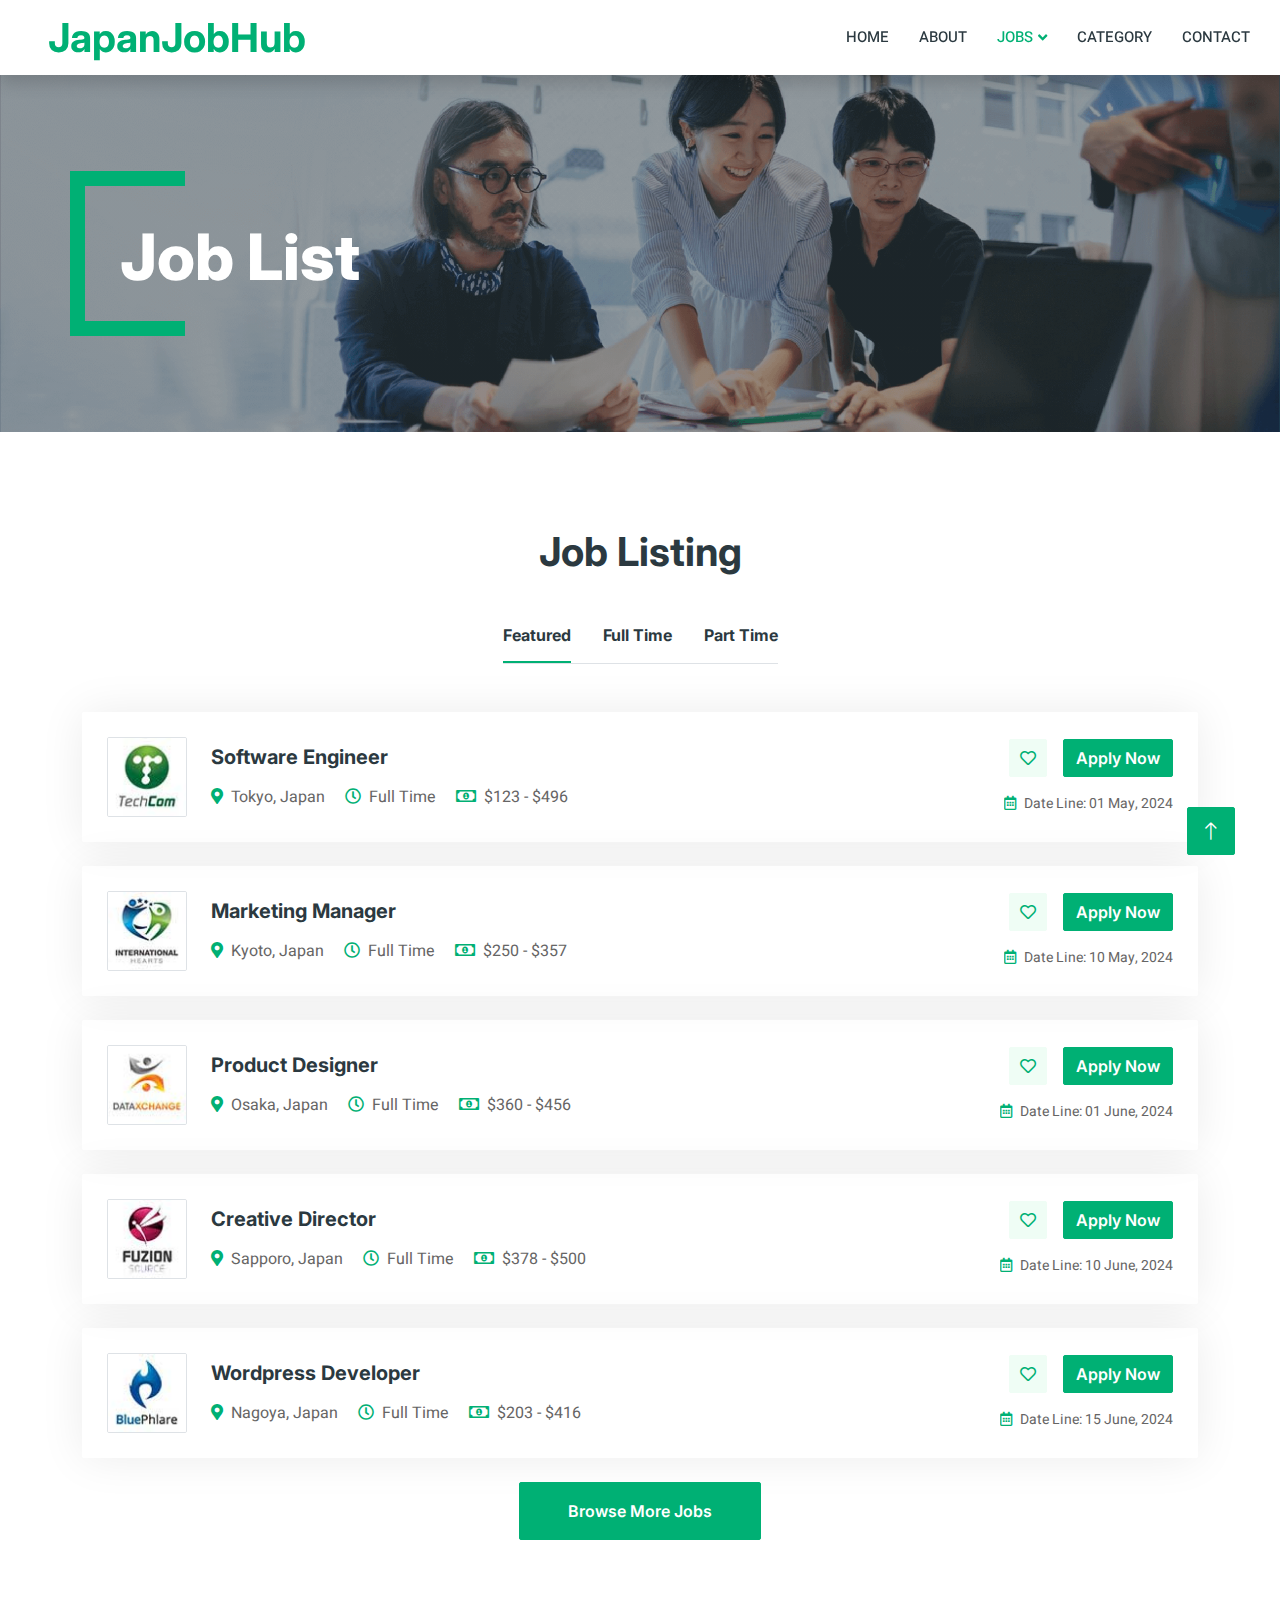
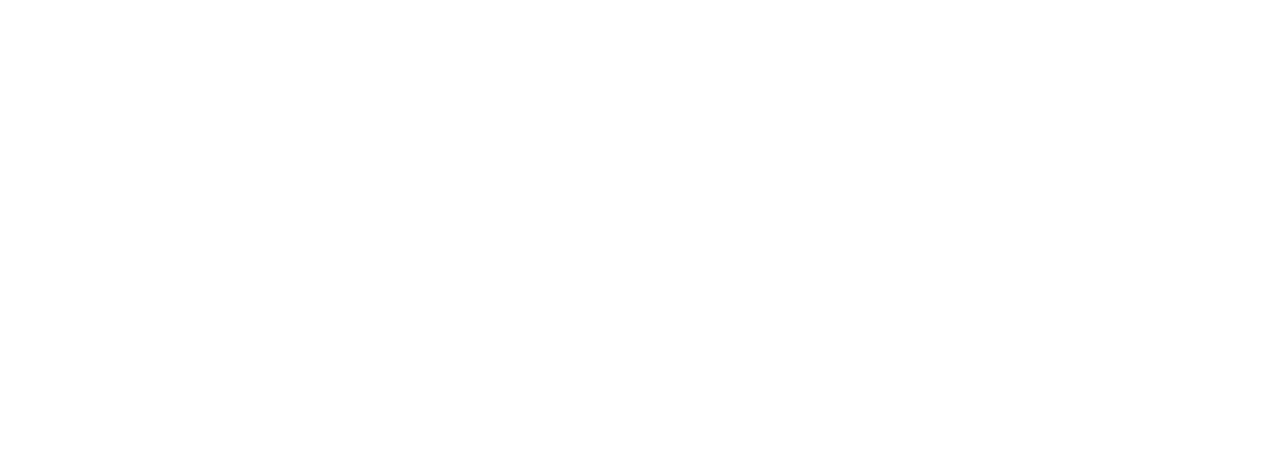
<file: job-list.html>
<!DOCTYPE html>
<html lang="en">

<head>
    <meta charset="utf-8">
    <title>JapanJobHub.com - Job Portal Website </title>
    <meta content="width=device-width, initial-scale=1.0" name="viewport">
    <meta content="" name="keywords">
    <meta content="" name="description">

    <!-- Favicon -->
    <link href="img/favicon.ico" rel="icon">

    <!-- Google Web Fonts -->
    <link rel="preconnect" href="https://fonts.googleapis.com">
    <link rel="preconnect" href="https://fonts.gstatic.com" crossorigin>
    <link href="https://fonts.googleapis.com/css2?family=Heebo:wght@400;500;600&family=Inter:wght@700;800&display=swap"
        rel="stylesheet">

    <!-- Icon Font Stylesheet -->
    <link href="https://cdnjs.cloudflare.com/ajax/libs/font-awesome/5.10.0/css/all.min.css" rel="stylesheet">
    <link href="https://cdn.jsdelivr.net/npm/bootstrap-icons@1.4.1/font/bootstrap-icons.css" rel="stylesheet">

    <!-- Libraries Stylesheet -->
    <link href="lib/animate/animate.min.css" rel="stylesheet">
    <link href="lib/owlcarousel/assets/owl.carousel.min.css" rel="stylesheet">

    <!-- Customized Bootstrap Stylesheet -->
    <link href="css/bootstrap.min.css" rel="stylesheet">

    <!-- Stylesheet -->
    <link href="css/style.css" rel="stylesheet">
</head>

<body>
    <div class="container-xxl bg-white p-0">
       
        <!-- Navbar Start -->
        <nav class="navbar navbar-expand-lg bg-white navbar-light shadow sticky-top p-0">
            <a href="index.html" class="navbar-brand d-flex align-items-center text-center py-0 px-4 px-lg-5">
                <h1 class="m-0 text-primary">JapanJobHub</h1>
            </a>
            <button type="button" class="navbar-toggler me-4" data-bs-toggle="collapse"
                data-bs-target="#navbarCollapse">
                <span class="navbar-toggler-icon"></span>
            </button>
            <div class="collapse navbar-collapse" id="navbarCollapse">
                <div class="navbar-nav ms-auto p-4 p-lg-0">
                    <a href="index.html" class="nav-item nav-link ">Home</a>
                    <a href="about.html" class="nav-item nav-link">About</a>
                    <div class="nav-item dropdown">
                        <a href="#" class="nav-link dropdown-toggle active" data-bs-toggle="dropdown">Jobs</a>
                        <div class="dropdown-menu rounded-0 m-0">
                            <a href="job-list.html" class="dropdown-item active">Job List</a>
                            <a href="job-detail.html" class="dropdown-item">Job Detail</a>
                        </div>
                    </div>

                    <a href="category.html" class="nav-item nav-link">Category</a>
                    <a href="contact.html" class="nav-item nav-link">Contact</a>

                </div>

            </div>
        </nav>
        <!-- Navbar End -->

        <!-- Header End -->
        <div class="container-xxl py-5 bg-dark page-header mb-5">
            <div class="container my-5 pt-5 pb-4">
                <h1 class="display-3 text-white mb-3 animated slideInDown">Job List</h1>
            </div>
        </div>
        <!-- Header End -->



        <!-- Jobs Start -->
        <section id="job">
            <div class="container-xxl py-5">
                <div class="container">
                    <h1 class="text-center mb-5 wow fadeInUp" data-wow-delay="0.1s">Job Listing</h1>
                    <div class="tab-class text-center wow fadeInUp" data-wow-delay="0.3s">
                        <ul class="nav nav-pills d-inline-flex justify-content-center border-bottom mb-5">
                            <li class="nav-item">
                                <a class="d-flex align-items-center text-start mx-3 ms-0 pb-3 active"
                                    data-bs-toggle="pill" href="#tab-1">
                                    <h6 class="mt-n1 mb-0">Featured</h6>
                                </a>
                            </li>
                            <li class="nav-item">
                                <a class="d-flex align-items-center text-start mx-3 pb-3" data-bs-toggle="pill"
                                    href="#tab-2">
                                    <h6 class="mt-n1 mb-0">Full Time</h6>
                                </a>
                            </li>
                            <li class="nav-item">
                                <a class="d-flex align-items-center text-start mx-3 me-0 pb-3" data-bs-toggle="pill"
                                    href="#tab-3">
                                    <h6 class="mt-n1 mb-0">Part Time</h6>
                                </a>
                            </li>
                        </ul>
                        <div class="tab-content">
                            <div id="tab-1" class="tab-pane fade show p-0 active">
                                <div class="job-item p-4 mb-4">
                                    <div class="row g-4">
                                        <div class="col-sm-12 col-md-8 d-flex align-items-center">
                                            <img class="flex-shrink-0 img-fluid border rounded" src="img/com-logo-1.jpg"
                                                alt="" style="width: 80px; height: 80px;">
                                            <div class="text-start ps-4">
                                                <h5 class="mb-3">Software Engineer</h5>
                                                <span class="text-truncate me-3"><i
                                                        class="fa fa-map-marker-alt text-primary me-2"></i>Tokyo,
                                                    Japan</span>
                                                <span class="text-truncate me-3"><i
                                                        class="far fa-clock text-primary me-2"></i>Full Time</span>
                                                <span class="text-truncate me-0"><i
                                                        class="far fa-money-bill-alt text-primary me-2"></i>$123 -
                                                    $496</span>
                                            </div>
                                        </div>
                                        <div
                                            class="col-sm-12 col-md-4 d-flex flex-column align-items-start align-items-md-end justify-content-center">
                                            <div class="d-flex mb-3">
                                                <a class="btn btn-light btn-square me-3" href=""><i
                                                        class="far fa-heart text-primary"></i></a>
                                                <a class="btn btn-primary" href="job-detail.html">Apply Now</a>
                                            </div>
                                            <small class="text-truncate"><i
                                                    class="far fa-calendar-alt text-primary me-2"></i>Date Line: 01 May,
                                                2024</small>
                                        </div>
                                    </div>
                                </div>
                                <div class="job-item p-4 mb-4">
                                    <div class="row g-4">
                                        <div class="col-sm-12 col-md-8 d-flex align-items-center">
                                            <img class="flex-shrink-0 img-fluid border rounded" src="img/com-logo-2.jpg"
                                                alt="" style="width: 80px; height: 80px;">
                                            <div class="text-start ps-4">
                                                <h5 class="mb-3">Marketing Manager</h5>
                                                <span class="text-truncate me-3"><i
                                                        class="fa fa-map-marker-alt text-primary me-2"></i>Kyoto,
                                                    Japan</span>
                                                <span class="text-truncate me-3"><i
                                                        class="far fa-clock text-primary me-2"></i>Full Time</span>
                                                <span class="text-truncate me-0"><i
                                                        class="far fa-money-bill-alt text-primary me-2"></i>$250 -
                                                    $357</span>
                                            </div>
                                        </div>
                                        <div
                                            class="col-sm-12 col-md-4 d-flex flex-column align-items-start align-items-md-end justify-content-center">
                                            <div class="d-flex mb-3">
                                                <a class="btn btn-light btn-square me-3" href=""><i
                                                        class="far fa-heart text-primary"></i></a>
                                                <a class="btn btn-primary" href="job-list.html">Apply Now</a>
                                            </div>
                                            <small class="text-truncate"><i
                                                    class="far fa-calendar-alt text-primary me-2"></i>Date Line: 10 May,
                                                2024</small>
                                        </div>
                                    </div>
                                </div>
                                <div class="job-item p-4 mb-4">
                                    <div class="row g-4">
                                        <div class="col-sm-12 col-md-8 d-flex align-items-center">
                                            <img class="flex-shrink-0 img-fluid border rounded" src="img/com-logo-3.jpg"
                                                alt="" style="width: 80px; height: 80px;">
                                            <div class="text-start ps-4">
                                                <h5 class="mb-3">Product Designer</h5>
                                                <span class="text-truncate me-3"><i
                                                        class="fa fa-map-marker-alt text-primary me-2"></i>Osaka,
                                                    Japan</span>
                                                <span class="text-truncate me-3"><i
                                                        class="far fa-clock text-primary me-2"></i>Full Time</span>
                                                <span class="text-truncate me-0"><i
                                                        class="far fa-money-bill-alt text-primary me-2"></i>$360 -
                                                    $456</span>
                                            </div>
                                        </div>
                                        <div
                                            class="col-sm-12 col-md-4 d-flex flex-column align-items-start align-items-md-end justify-content-center">
                                            <div class="d-flex mb-3">
                                                <a class="btn btn-light btn-square me-3" href=""><i
                                                        class="far fa-heart text-primary"></i></a>
                                                <a class="btn btn-primary" href="">Apply Now</a>
                                            </div>
                                            <small class="text-truncate"><i
                                                    class="far fa-calendar-alt text-primary me-2"></i>Date Line: 01
                                                June,
                                                2024</small>
                                        </div>
                                    </div>
                                </div>
                                <div class="job-item p-4 mb-4">
                                    <div class="row g-4">
                                        <div class="col-sm-12 col-md-8 d-flex align-items-center">
                                            <img class="flex-shrink-0 img-fluid border rounded" src="img/com-logo-4.jpg"
                                                alt="" style="width: 80px; height: 80px;">
                                            <div class="text-start ps-4">
                                                <h5 class="mb-3">Creative Director</h5>
                                                <span class="text-truncate me-3"><i
                                                        class="fa fa-map-marker-alt text-primary me-2"></i>Sapporo,
                                                    Japan</span>
                                                <span class="text-truncate me-3"><i
                                                        class="far fa-clock text-primary me-2"></i>Full Time</span>
                                                <span class="text-truncate me-0"><i
                                                        class="far fa-money-bill-alt text-primary me-2"></i>$378 -
                                                    $500</span>
                                            </div>
                                        </div>
                                        <div
                                            class="col-sm-12 col-md-4 d-flex flex-column align-items-start align-items-md-end justify-content-center">
                                            <div class="d-flex mb-3">
                                                <a class="btn btn-light btn-square me-3" href=""><i
                                                        class="far fa-heart text-primary"></i></a>
                                                <a class="btn btn-primary" href="">Apply Now</a>
                                            </div>
                                            <small class="text-truncate"><i
                                                    class="far fa-calendar-alt text-primary me-2"></i>Date Line: 10
                                                June,
                                                2024</small>
                                        </div>
                                    </div>
                                </div>
                                <div class="job-item p-4 mb-4">
                                    <div class="row g-4">
                                        <div class="col-sm-12 col-md-8 d-flex align-items-center">
                                            <img class="flex-shrink-0 img-fluid border rounded" src="img/com-logo-5.jpg"
                                                alt="" style="width: 80px; height: 80px;">
                                            <div class="text-start ps-4">
                                                <h5 class="mb-3">Wordpress Developer</h5>
                                                <span class="text-truncate me-3"><i
                                                        class="fa fa-map-marker-alt text-primary me-2"></i>Nagoya,
                                                    Japan</span>
                                                <span class="text-truncate me-3"><i
                                                        class="far fa-clock text-primary me-2"></i>Full Time</span>
                                                <span class="text-truncate me-0"><i
                                                        class="far fa-money-bill-alt text-primary me-2"></i>$203 -
                                                    $416</span>
                                            </div>
                                        </div>
                                        <div
                                            class="col-sm-12 col-md-4 d-flex flex-column align-items-start align-items-md-end justify-content-center">
                                            <div class="d-flex mb-3">
                                                <a class="btn btn-light btn-square me-3" href=""><i
                                                        class="far fa-heart text-primary"></i></a>
                                                <a class="btn btn-primary" href="">Apply Now</a>
                                            </div>
                                            <small class="text-truncate"><i
                                                    class="far fa-calendar-alt text-primary me-2"></i>Date Line: 15
                                                June,
                                                2024</small>
                                        </div>
                                    </div>
                                </div>
                                <a class="btn btn-primary py-3 px-5" href="job-list.html">Browse More Jobs</a>
                            </div>
                            <div id="tab-2" class="tab-pane fade show p-0">
                                <div class="job-item p-4 mb-4">
                                    <div class="row g-4">
                                        <div class="col-sm-12 col-md-8 d-flex align-items-center">
                                            <img class="flex-shrink-0 img-fluid border rounded" src="img/com-logo-1.jpg"
                                                alt="" style="width: 80px; height: 80px;">
                                            <div class="text-start ps-4">
                                                <h5 class="mb-3">Software Engineer</h5>
                                                <span class="text-truncate me-3"><i
                                                        class="fa fa-map-marker-alt text-primary me-2"></i>Okinawa,
                                                    Japan</span>
                                                <span class="text-truncate me-3"><i
                                                        class="far fa-clock text-primary me-2"></i>Full Time</span>
                                                <span class="text-truncate me-0"><i
                                                        class="far fa-money-bill-alt text-primary me-2"></i>$320 -
                                                    $500</span>
                                            </div>
                                        </div>
                                        <div
                                            class="col-sm-12 col-md-4 d-flex flex-column align-items-start align-items-md-end justify-content-center">
                                            <div class="d-flex mb-3">
                                                <a class="btn btn-light btn-square me-3" href=""><i
                                                        class="far fa-heart text-primary"></i></a>
                                                <a class="btn btn-primary" href="">Apply Now</a>
                                            </div>
                                            <small class="text-truncate"><i
                                                    class="far fa-calendar-alt text-primary me-2"></i>Date Line: 18
                                                June,
                                                2024</small>
                                        </div>
                                    </div>
                                </div>
                                <div class="job-item p-4 mb-4">
                                    <div class="row g-4">
                                        <div class="col-sm-12 col-md-8 d-flex align-items-center">
                                            <img class="flex-shrink-0 img-fluid border rounded" src="img/com-logo-2.jpg"
                                                alt="" style="width: 80px; height: 80px;">
                                            <div class="text-start ps-4">
                                                <h5 class="mb-3">Marketing Manager</h5>
                                                <span class="text-truncate me-3"><i
                                                        class="fa fa-map-marker-alt text-primary me-2"></i>Akita,
                                                    Japan</span>
                                                <span class="text-truncate me-3"><i
                                                        class="far fa-clock text-primary me-2"></i>Full Time</span>
                                                <span class="text-truncate me-0"><i
                                                        class="far fa-money-bill-alt text-primary me-2"></i>$400 -
                                                    $540</span>
                                            </div>
                                        </div>
                                        <div
                                            class="col-sm-12 col-md-4 d-flex flex-column align-items-start align-items-md-end justify-content-center">
                                            <div class="d-flex mb-3">
                                                <a class="btn btn-light btn-square me-3" href=""><i
                                                        class="far fa-heart text-primary"></i></a>
                                                <a class="btn btn-primary" href="">Apply Now</a>
                                            </div>
                                            <small class="text-truncate"><i
                                                    class="far fa-calendar-alt text-primary me-2"></i>Date Line: 01
                                                July,
                                                2045</small>
                                        </div>
                                    </div>
                                </div>
                                <div class="job-item p-4 mb-4">
                                    <div class="row g-4">
                                        <div class="col-sm-12 col-md-8 d-flex align-items-center">
                                            <img class="flex-shrink-0 img-fluid border rounded" src="img/com-logo-3.jpg"
                                                alt="" style="width: 80px; height: 80px;">
                                            <div class="text-start ps-4">
                                                <h5 class="mb-3">Product Designer</h5>
                                                <span class="text-truncate me-3"><i
                                                        class="fa fa-map-marker-alt text-primary me-2"></i>New York,
                                                    USA</span>
                                                <span class="text-truncate me-3"><i
                                                        class="far fa-clock text-primary me-2"></i>Full Time</span>
                                                <span class="text-truncate me-0"><i
                                                        class="far fa-money-bill-alt text-primary me-2"></i>$123 -
                                                    $456</span>
                                            </div>
                                        </div>
                                        <div
                                            class="col-sm-12 col-md-4 d-flex flex-column align-items-start align-items-md-end justify-content-center">
                                            <div class="d-flex mb-3">
                                                <a class="btn btn-light btn-square me-3" href=""><i
                                                        class="far fa-heart text-primary"></i></a>
                                                <a class="btn btn-primary" href="">Apply Now</a>
                                            </div>
                                            <small class="text-truncate"><i
                                                    class="far fa-calendar-alt text-primary me-2"></i>Date Line: 01 Jan,
                                                2045</small>
                                        </div>
                                    </div>
                                </div>
                                <div class="job-item p-4 mb-4">
                                    <div class="row g-4">
                                        <div class="col-sm-12 col-md-8 d-flex align-items-center">
                                            <img class="flex-shrink-0 img-fluid border rounded" src="img/com-logo-4.jpg"
                                                alt="" style="width: 80px; height: 80px;">
                                            <div class="text-start ps-4">
                                                <h5 class="mb-3">Creative Director</h5>
                                                <span class="text-truncate me-3"><i
                                                        class="fa fa-map-marker-alt text-primary me-2"></i>New York,
                                                    USA</span>
                                                <span class="text-truncate me-3"><i
                                                        class="far fa-clock text-primary me-2"></i>Full Time</span>
                                                <span class="text-truncate me-0"><i
                                                        class="far fa-money-bill-alt text-primary me-2"></i>$123 -
                                                    $456</span>
                                            </div>
                                        </div>
                                        <div
                                            class="col-sm-12 col-md-4 d-flex flex-column align-items-start align-items-md-end justify-content-center">
                                            <div class="d-flex mb-3">
                                                <a class="btn btn-light btn-square me-3" href=""><i
                                                        class="far fa-heart text-primary"></i></a>
                                                <a class="btn btn-primary" href="">Apply Now</a>
                                            </div>
                                            <small class="text-truncate"><i
                                                    class="far fa-calendar-alt text-primary me-2"></i>Date Line: 01 Jan,
                                                2045</small>
                                        </div>
                                    </div>
                                </div>
                                <div class="job-item p-4 mb-4">
                                    <div class="row g-4">
                                        <div class="col-sm-12 col-md-8 d-flex align-items-center">
                                            <img class="flex-shrink-0 img-fluid border rounded" src="img/com-logo-5.jpg"
                                                alt="" style="width: 80px; height: 80px;">
                                            <div class="text-start ps-4">
                                                <h5 class="mb-3">Wordpress Developer</h5>
                                                <span class="text-truncate me-3"><i
                                                        class="fa fa-map-marker-alt text-primary me-2"></i>New York,
                                                    USA</span>
                                                <span class="text-truncate me-3"><i
                                                        class="far fa-clock text-primary me-2"></i>Full Time</span>
                                                <span class="text-truncate me-0"><i
                                                        class="far fa-money-bill-alt text-primary me-2"></i>$123 -
                                                    $456</span>
                                            </div>
                                        </div>
                                        <div
                                            class="col-sm-12 col-md-4 d-flex flex-column align-items-start align-items-md-end justify-content-center">
                                            <div class="d-flex mb-3">
                                                <a class="btn btn-light btn-square me-3" href=""><i
                                                        class="far fa-heart text-primary"></i></a>
                                                <a class="btn btn-primary" href="">Apply Now</a>
                                            </div>
                                            <small class="text-truncate"><i
                                                    class="far fa-calendar-alt text-primary me-2"></i>Date Line: 01 Jan,
                                                2045</small>
                                        </div>
                                    </div>
                                </div>
                                <a class="btn btn-primary py-3 px-5" href="job-list.html">Browse More Jobs</a>
                            </div>
                            <div id="tab-3" class="tab-pane fade show p-0">
                                <div class="job-item p-4 mb-4">
                                    <div class="row g-4">
                                        <div class="col-sm-12 col-md-8 d-flex align-items-center">
                                            <img class="flex-shrink-0 img-fluid border rounded" src="img/com-logo-1.jpg"
                                                alt="" style="width: 80px; height: 80px;">
                                            <div class="text-start ps-4">
                                                <h5 class="mb-3">Software Engineer</h5>
                                                <span class="text-truncate me-3"><i
                                                        class="fa fa-map-marker-alt text-primary me-2"></i>New York,
                                                    USA</span>
                                                <span class="text-truncate me-3"><i
                                                        class="far fa-clock text-primary me-2"></i>Full Time</span>
                                                <span class="text-truncate me-0"><i
                                                        class="far fa-money-bill-alt text-primary me-2"></i>$123 -
                                                    $456</span>
                                            </div>
                                        </div>
                                        <div
                                            class="col-sm-12 col-md-4 d-flex flex-column align-items-start align-items-md-end justify-content-center">
                                            <div class="d-flex mb-3">
                                                <a class="btn btn-light btn-square me-3" href=""><i
                                                        class="far fa-heart text-primary"></i></a>
                                                <a class="btn btn-primary" href="">Apply Now</a>
                                            </div>
                                            <small class="text-truncate"><i
                                                    class="far fa-calendar-alt text-primary me-2"></i>Date Line: 01 Jan,
                                                2045</small>
                                        </div>
                                    </div>
                                </div>
                                <div class="job-item p-4 mb-4">
                                    <div class="row g-4">
                                        <div class="col-sm-12 col-md-8 d-flex align-items-center">
                                            <img class="flex-shrink-0 img-fluid border rounded" src="img/com-logo-2.jpg"
                                                alt="" style="width: 80px; height: 80px;">
                                            <div class="text-start ps-4">
                                                <h5 class="mb-3">Marketing Manager</h5>
                                                <span class="text-truncate me-3"><i
                                                        class="fa fa-map-marker-alt text-primary me-2"></i>Tokyo,
                                                    Japan</span>
                                                <span class="text-truncate me-3"><i
                                                        class="far fa-clock text-primary me-2"></i>Full Time</span>
                                                <span class="text-truncate me-0"><i
                                                        class="far fa-money-bill-alt text-primary me-2"></i>$123 -
                                                    $456</span>
                                            </div>
                                        </div>
                                        <div
                                            class="col-sm-12 col-md-4 d-flex flex-column align-items-start align-items-md-end justify-content-center">
                                            <div class="d-flex mb-3">
                                                <a class="btn btn-light btn-square me-3" href=""><i
                                                        class="far fa-heart text-primary"></i></a>
                                                <a class="btn btn-primary" href="">Apply Now</a>
                                            </div>
                                            <small class="text-truncate"><i
                                                    class="far fa-calendar-alt text-primary me-2"></i>Date Line: 09 Dec,
                                                2024</small>
                                        </div>
                                    </div>
                                </div>
                                <div class="job-item p-4 mb-4">
                                    <div class="row g-4">
                                        <div class="col-sm-12 col-md-8 d-flex align-items-center">
                                            <img class="flex-shrink-0 img-fluid border rounded" src="img/com-logo-3.jpg"
                                                alt="" style="width: 80px; height: 80px;">
                                            <div class="text-start ps-4">
                                                <h5 class="mb-3">Product Designer</h5>
                                                <span class="text-truncate me-3"><i
                                                        class="fa fa-map-marker-alt text-primary me-2"></i>New York,
                                                    USA</span>
                                                <span class="text-truncate me-3"><i
                                                        class="far fa-clock text-primary me-2"></i>Full Time</span>
                                                <span class="text-truncate me-0"><i
                                                        class="far fa-money-bill-alt text-primary me-2"></i>$123 -
                                                    $456</span>
                                            </div>
                                        </div>
                                        <div
                                            class="col-sm-12 col-md-4 d-flex flex-column align-items-start align-items-md-end justify-content-center">
                                            <div class="d-flex mb-3">
                                                <a class="btn btn-light btn-square me-3" href=""><i
                                                        class="far fa-heart text-primary"></i></a>
                                                <a class="btn btn-primary" href="">Apply Now</a>
                                            </div>
                                            <small class="text-truncate"><i
                                                    class="far fa-calendar-alt text-primary me-2"></i>Date Line: 01 Jan,
                                                2045</small>
                                        </div>
                                    </div>
                                </div>
                                <div class="job-item p-4 mb-4">
                                    <div class="row g-4">
                                        <div class="col-sm-12 col-md-8 d-flex align-items-center">
                                            <img class="flex-shrink-0 img-fluid border rounded" src="img/com-logo-4.jpg"
                                                alt="" style="width: 80px; height: 80px;">
                                            <div class="text-start ps-4">
                                                <h5 class="mb-3">Creative Director</h5>
                                                <span class="text-truncate me-3"><i
                                                        class="fa fa-map-marker-alt text-primary me-2"></i>New York,
                                                    USA</span>
                                                <span class="text-truncate me-3"><i
                                                        class="far fa-clock text-primary me-2"></i>Full Time</span>
                                                <span class="text-truncate me-0"><i
                                                        class="far fa-money-bill-alt text-primary me-2"></i>$123 -
                                                    $456</span>
                                            </div>
                                        </div>
                                        <div
                                            class="col-sm-12 col-md-4 d-flex flex-column align-items-start align-items-md-end justify-content-center">
                                            <div class="d-flex mb-3">
                                                <a class="btn btn-light btn-square me-3" href=""><i
                                                        class="far fa-heart text-primary"></i></a>
                                                <a class="btn btn-primary" href="">Apply Now</a>
                                            </div>
                                            <small class="text-truncate"><i
                                                    class="far fa-calendar-alt text-primary me-2"></i>Date Line: 01 Jan,
                                                2045</small>
                                        </div>
                                    </div>
                                </div>
                                <div class="job-item p-4 mb-4">
                                    <div class="row g-4">
                                        <div class="col-sm-12 col-md-8 d-flex align-items-center">
                                            <img class="flex-shrink-0 img-fluid border rounded" src="img/com-logo-5.jpg"
                                                alt="" style="width: 80px; height: 80px;">
                                            <div class="text-start ps-4">
                                                <h5 class="mb-3">Wordpress Developer</h5>
                                                <span class="text-truncate me-3"><i
                                                        class="fa fa-map-marker-alt text-primary me-2"></i>New York,
                                                    USA</span>
                                                <span class="text-truncate me-3"><i
                                                        class="far fa-clock text-primary me-2"></i>Full Time</span>
                                                <span class="text-truncate me-0"><i
                                                        class="far fa-money-bill-alt text-primary me-2"></i>$123 -
                                                    $456</span>
                                            </div>
                                        </div>
                                        <div
                                            class="col-sm-12 col-md-4 d-flex flex-column align-items-start align-items-md-end justify-content-center">
                                            <div class="d-flex mb-3">
                                                <a class="btn btn-light btn-square me-3" href=""><i
                                                        class="far fa-heart text-primary"></i></a>
                                                <a class="btn btn-primary" href="">Apply Now</a>
                                            </div>
                                            <small class="text-truncate"><i
                                                    class="far fa-calendar-alt text-primary me-2"></i>Date Line: 01 Jan,
                                                2045</small>
                                        </div>
                                    </div>
                                </div>
                                <a class="btn btn-primary py-3 px-5" href="job-list.html">Browse More Jobs</a>
                            </div>
                        </div>
                    </div>
                </div>
            </div>
        </section>
        <!-- Jobs End -->

        <!-- Footer Start -->
        <div class="container-fluid bg-dark text-white-50 footer pt-5 mt-5 wow fadeIn" data-wow-delay="0.1s">
            <div class="container py-5">
                <div class="row g-5">
                    <div class="col-lg-3 col-md-6">
                        <h5 class="text-white mb-4">Company</h5>
                        <a class="btn btn-link text-white-50" href="">About Us</a>
                        <a class="btn btn-link text-white-50" href="">Contact Us</a>
                        <a class="btn btn-link text-white-50" href="">Our Services</a>
                        <a class="btn btn-link text-white-50" href="">Privacy Policy</a>
                        <a class="btn btn-link text-white-50" href="">Terms & Condition</a>
                    </div>
                    <div class="col-lg-3 col-md-6">
                        <h5 class="text-white mb-4">Quick Links</h5>
                        <a class="btn btn-link text-white-50" href="">About Us</a>
                        <a class="btn btn-link text-white-50" href="">Contact Us</a>
                        <a class="btn btn-link text-white-50" href="">Our Services</a>
                        <a class="btn btn-link text-white-50" href="">Privacy Policy</a>
                        <a class="btn btn-link text-white-50" href="">Terms & Condition</a>
                    </div>
                    <div class="col-lg-3 col-md-6">
                        <h5 class="text-white mb-4">Contact</h5>
                        <p class="mb-2"><i class="fa fa-map-marker-alt me-3"></i>123 Street, Tokyo, Japan</p>
                        <p class="mb-2"><i class="fa fa-phone-alt me-3"></i>+012 345 67890</p>
                        <p class="mb-2"><i class="fa fa-envelope me-3"></i>info@example.com</p>
                        <div class="d-flex pt-2">
                            <a class="btn btn-outline-light btn-social" href=""><i class="fab fa-twitter"></i></a>
                            <a class="btn btn-outline-light btn-social" href=""><i class="fab fa-facebook-f"></i></a>
                            <a class="btn btn-outline-light btn-social" href=""><i class="fab fa-youtube"></i></a>
                            <a class="btn btn-outline-light btn-social" href=""><i class="fab fa-linkedin-in"></i></a>
                        </div>
                    </div>
                    <div class="col-lg-3 col-md-6">
                        <h5 class="text-white mb-4">Newsletter</h5>
                        <p>Dolor amet sit justo amet elitr clita ipsum elitr est.</p>
                        <div class="position-relative mx-auto" style="max-width: 400px;">
                            <input class="form-control bg-transparent w-100 py-3 ps-4 pe-5" type="text"
                                placeholder="Your email">
                            <button type="button"
                                class="btn btn-primary py-2 position-absolute top-0 end-0 mt-2 me-2">SignUp</button>
                        </div>
                    </div>
                </div>
            </div>
            <div class="container">
                <div class="copyright">
                    <div class="row">
                        <div class="col-md-6 text-center text-md-start mb-3 mb-md-0">
                            &copy; <a class="border-bottom" href="#">JapanJobHub.com</a>, All Right Reserved.

                            Designed By <a class="border-bottom" href="#">Abhinav Agnihotri</a>
                        </div>
                        
                    </div>
                </div>
            </div>
        </div>
        <!-- Footer End -->


        <!-- Back to Top -->
        <a href="#" class="btn btn-lg btn-primary btn-lg-square back-to-top"><i class="bi bi-arrow-up"></i></a>
    </div>

    <!-- JavaScript Libraries -->
    <script src="https://code.jquery.com/jquery-3.4.1.min.js"></script>
    <script src="https://cdn.jsdelivr.net/npm/bootstrap@5.0.0/dist/js/bootstrap.bundle.min.js"></script>
    <script src="lib/wow/wow.min.js"></script>
    <script src="lib/easing/easing.min.js"></script>
    <script src="lib/waypoints/waypoints.min.js"></script>
    <script src="lib/owlcarousel/owl.carousel.min.js"></script>


    <script src="js/main.js"></script>
    
</body>

</html>
</file>
<file: css/style.css>
/********** CSS **********/
:root {
    --primary: #00B074;
    --secondary: #2B9BFF;
    --light: #EFFDF5;
    --dark: #2B3940;
}

.back-to-top {
    position: fixed;
    display: none;
    right: 45px;
    bottom: 45px;
    z-index: 99;
}


/*** Button ***/
.btn {
    font-family: 'Inter', sans-serif;
    font-weight: 600;
    transition: .5s;
}

.btn.btn-primary,
.btn.btn-secondary {
    color: #FFFFFF;
}

.btn-square {
    width: 38px;
    height: 38px;
}

.btn-sm-square {
    width: 32px;
    height: 32px;
}

.btn-lg-square {
    width: 48px;
    height: 48px;
}

.btn-square,
.btn-sm-square,
.btn-lg-square {
    padding: 0;
    display: flex;
    align-items: center;
    justify-content: center;
    font-weight: normal;
    border-radius: 2px;
}


/*** Navbar ***/
.navbar .dropdown-toggle::after {
    border: none;
    content: "\f107";
    font-family: "Font Awesome 5 Free";
    font-weight: 900;
    vertical-align: middle;
    margin-left: 5px;
    transition: .5s;
}

.navbar .dropdown-toggle[aria-expanded=true]::after {
    transform: rotate(-180deg);
}

.navbar-dark .navbar-nav .nav-link,
.navbar-light .navbar-nav .nav-link {
    margin-right: 30px;
    padding: 25px 0;
    color: #FFFFFF;
    font-size: 15px;
    text-transform: uppercase;
    outline: none;
}

.navbar-dark .navbar-nav .nav-link:hover,
.navbar-dark .navbar-nav .nav-link.active,
.navbar-light .navbar-nav .nav-link:hover,
.navbar-light .navbar-nav .nav-link.active {
    color: var(--primary);
}

@media (max-width: 991.98px) {
    .navbar-dark .navbar-nav .nav-link,
    .navbar-light .navbar-nav .nav-link  {
        margin-right: 0;
        padding: 10px 0;
    }

    .navbar-light .navbar-nav {
        border-top: 1px solid #EEEEEE;
    }
}

.navbar-light .navbar-brand,
.navbar-light a.btn {
    height: 75px;
}

.navbar-light .navbar-nav .nav-link {
    color: var(--dark);
    font-weight: 500;
}

.navbar-light.sticky-top {
    top: -100px;
    transition: .5s;
}

@media (min-width: 992px) {
    .navbar .nav-item .dropdown-menu {
        display: block;
        top: 100%;
        margin-top: 0;
        transform: rotateX(-75deg);
        transform-origin: 0% 0%;
        opacity: 0;
        visibility: hidden;
        transition: .5s;
        
    }

    .navbar .nav-item:hover .dropdown-menu {
        transform: rotateX(0deg);
        visibility: visible;
        transition: .5s;
        opacity: 1;
    }
}


/*** Header ***/
.header-carousel .container,
.page-header .container {
    position: relative;
    padding: 45px 0 45px 35px;
    border-left: 15px solid var(--primary);
}

.header-carousel .container::before,
.header-carousel .container::after,
.page-header .container::before,
.page-header .container::after {
    position: absolute;
    content: "";
    top: 0;
    left: 0;
    width: 100px;
    height: 15px;
    background: var(--primary);
}

.header-carousel .container::after,
.page-header .container::after {
    top: 100%;
    margin-top: -15px;
}

@media (max-width: 768px) {
    .header-carousel .owl-carousel-item {
        position: relative;
        min-height: 500px;
    }
    
    .header-carousel .owl-carousel-item img {
        position: absolute;
        width: 100%;
        height: 100%;
        object-fit: cover;
    }

    .header-carousel .owl-carousel-item p {
        font-size: 14px !important;
        font-weight: 400 !important;
    }

    .header-carousel .owl-carousel-item h1 {
        font-size: 30px;
        font-weight: 600;
    }
}

.header-carousel .owl-nav {
    position: absolute;
    top: 50%;
    right: 8%;
    transform: translateY(-50%);
    display: flex;
    flex-direction: column;
}

.header-carousel .owl-nav .owl-prev,
.header-carousel .owl-nav .owl-next {
    margin: 7px 0;
    width: 45px;
    height: 45px;
    display: flex;
    align-items: center;
    justify-content: center;
    color: #FFFFFF;
    background: transparent;
    border: 1px solid #FFFFFF;
    border-radius: 2px;
    font-size: 22px;
    transition: .5s;
}

.header-carousel .owl-nav .owl-prev:hover,
.header-carousel .owl-nav .owl-next:hover {
    background: var(--primary);
    border-color: var(--primary);
}

.page-header {
    background: linear-gradient(rgba(43, 57, 64, .5), rgba(43, 57, 64, .5)), url(../img/cover-img.png) center center no-repeat;
    background-size: cover;
}

.breadcrumb-item + .breadcrumb-item::before {
    color: var(--light);
}


/*** About ***/
.about-img{
    background:linear-gradient(rgba(43, 57, 64, .5), rgba(43, 57, 64, .5)), url(../img/About-Japan-1.jpg) center center no-repeat;
    background-size: cover;
}

.about-bg {
    background-image: -webkit-repeating-radial-gradient(center center, rgba(0, 0, 0, 0.2), rgba(0, 0, 0, 0.2) 1px, transparent 1px, transparent 100%);
    background-image: -moz-repeating-radial-gradient(center center, rgba(0, 0, 0, 0.2), rgba(0, 0, 0, 0.2) 1px, transparent 1px, transparent 100%);
    background-image: -ms-repeating-radial-gradient(center center, rgba(0, 0, 0, 0.2), rgba(0, 0, 0, 0.2) 1px, transparent 1px, transparent 100%);
    background-image: -o-repeating-radial-gradient(center center, rgba(0, 0, 0, 0.2), rgba(0, 0, 0, 0.2) 1px, transparent 1px, transparent 100%);
    background-image: repeating-radial-gradient(center center, rgba(0, 0, 0, 0.2), rgba(0, 0, 0, 0.2) 1px, transparent 1px, transparent 100%);
    background-size: 5px 5px;
}


/*** Category ***/
.cat-item {
    display: block;
    text-align: center;
    box-shadow: 0 0 45px rgba(0, 0, 0, .08);
    border: 1px solid transparent;
    transition: .5s;
}

.cat-item:hover {
    border-color: rgba(0, 0, 0, .08);
    box-shadow: none;
}


/*** Job Listing ***/
.nav-pills .nav-item .active {
    border-bottom: 2px solid var(--primary);
}

.job-item {
    border: 1px solid transparent;
    border-radius: 2px;
    box-shadow: 0 0 45px rgba(0, 0, 0, .08);
    transition: .5s;
}

.job-item:hover {
    border-color: rgba(0, 0, 0, .08);
    box-shadow: none;
}


/*** Testimonial ***/
.testimonial-carousel .owl-item .testimonial-item,
.testimonial-carousel .owl-item.center .testimonial-item * {
    transition: .5s;
}

.testimonial-carousel .owl-item.center .testimonial-item {
    background: var(--primary) !important;
}

.testimonial-carousel .owl-item.center .testimonial-item * {
    color: #FFFFFF !important;
}

.testimonial-carousel .owl-dots {
    margin-top: 24px;
    display: flex;
    align-items: flex-end;
    justify-content: center;
}

.testimonial-carousel .owl-dot {
    position: relative;
    display: inline-block;
    margin: 0 5px;
    width: 15px;
    height: 15px;
    border: 5px solid var(--primary);
    border-radius: 2px;
    transition: .5s;
}

.testimonial-carousel .owl-dot.active {
    background: var(--dark);
    border-color: var(--primary);
}


/*** Footer ***/
.footer .btn.btn-social {
    margin-right: 5px;
    width: 35px;
    height: 35px;
    display: flex;
    align-items: center;
    justify-content: center;
    color: var(--light);
    border: 1px solid rgba(255,255,255,0.5);
    border-radius: 2px;
    transition: .3s;
}

.footer .btn.btn-social:hover {
    color: var(--primary);
    border-color: var(--light);
}

.footer .btn.btn-link {
    display: block;
    margin-bottom: 5px;
    padding: 0;
    text-align: left;
    font-size: 15px;
    font-weight: normal;
    text-transform: capitalize;
    transition: .3s;
}

.footer .btn.btn-link::before {
    position: relative;
    content: "\f105";
    font-family: "Font Awesome 5 Free";
    font-weight: 900;
    margin-right: 10px;
}

.footer .btn.btn-link:hover {
    letter-spacing: 1px;
    box-shadow: none;
}

.footer .form-control {
    border-color: rgba(255,255,255,0.5);
}

.footer .copyright {
    padding: 25px 0;
    font-size: 15px;
    border-top: 1px solid rgba(256, 256, 256, .1);
}

.footer .copyright a {
    color: var(--light);
}

.footer .footer-menu a {
    margin-right: 15px;
    padding-right: 15px;
    border-right: 1px solid rgba(255, 255, 255, .1);
}

.footer .footer-menu a:last-child {
    margin-right: 0;
    padding-right: 0;
    border-right: none;
}
</file>
